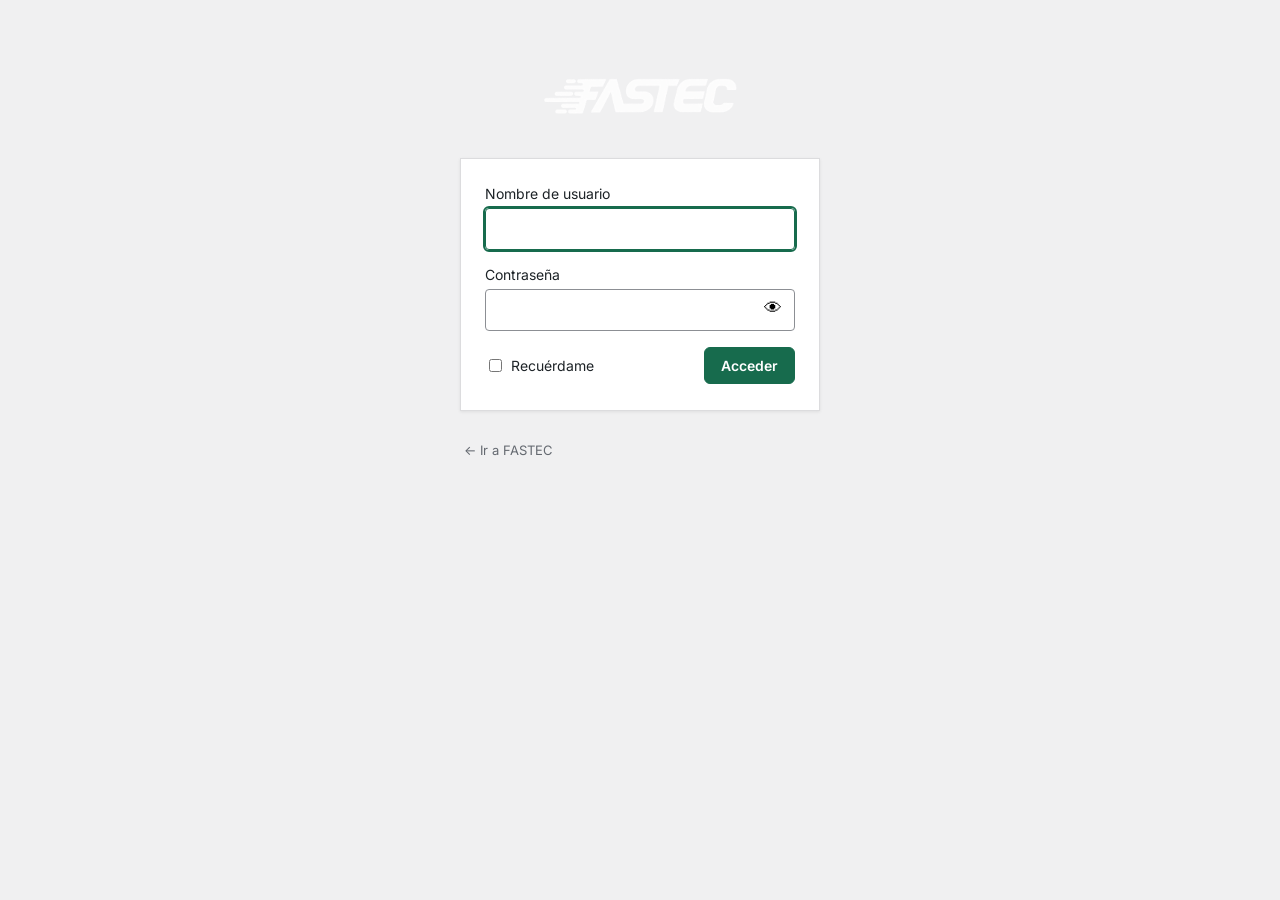
<file: admin.html>
<!DOCTYPE html>
<html lang="es">
<head>
<meta charset="UTF-8">
<meta name="viewport" content="width=device-width, initial-scale=1.0">
<meta name="robots" content="noindex,nofollow">
<title>Panel | FASTEC</title>
<link href="https://fonts.googleapis.com/css2?family=Barlow+Condensed:wght@600;700&family=Inter:wght@400;500;600;700&display=swap" rel="stylesheet">
<link rel="stylesheet" href="styles.css">
<link rel="stylesheet" href="admin.css">
</head>
<body class="ad-body" hidden>
<script src="data.js"></script>
<script src="store.js"></script>
<script src="auth.js"></script>
<script>if(!fastecIsAdmin()){ location.replace('login.html'); } else { document.body.hidden = false; }</script>

<div class="ad-shell">
  <aside class="ad-side">
    <div class="ad-brand"><img src="img/logo2.png" alt=""><span>FASTEC</span></div>
    <nav class="ad-nav" id="adNav">
      <button class="active" data-view="dash">🏠 Escritorio</button>
      <button data-view="products">📦 Productos</button>
      <button data-view="prices">💲 Precios</button>
      <button data-view="services">🛠 Servicios</button>
      <button data-view="company">🏢 Empresa</button>
      <button data-view="publish">🚀 Publicar</button>
    </nav>
    <div class="ad-side-foot">
      <a href="productos.html" target="_blank" rel="noopener">👁 Ver el sitio</a>
      <button id="logoutBtn">⎋ Cerrar sesión</button>
    </div>
  </aside>

  <div class="ad-content">
    <div class="ad-top">
      <span>Hola, <b id="hello"></b></span>
      <div style="display:flex;gap:10px;align-items:center;flex-wrap:wrap">
        <span id="statePill" class="ad-pill"></span>
        <button class="ad-btn" data-goto="publish">Publicar cambios</button>
      </div>
    </div>

    <!-- ESCRITORIO -->
    <section class="ad-view" id="v-dash">
      <h1>Escritorio</h1><p class="ad-lead">Resumen de tu catálogo.</p>
      <div class="ad-cards" id="stats"></div>
      <div class="ad-box">
        <h2>¿Cómo se publican los cambios?</h2>
        <p style="margin:0;font-size:14px;color:#646970">Todo lo que cambies aquí se guarda como <b>borrador</b> en este navegador. Tú lo ves en todo el sitio, pero los visitantes aún no.</p>
        <ol>
          <li>Agrega o edita productos y precios.</li>
          <li>Revisa cómo se ve navegando el sitio (verás una barra verde de vista previa).</li>
          <li>Ve a <b>Publicar</b>, descarga <code>data.js</code> y súbelo a tu hosting reemplazando el anterior.</li>
        </ol>
      </div>
    </section>

    <!-- PRODUCTOS -->
    <section class="ad-view" id="v-products" hidden>
      <h1>Productos</h1><p class="ad-lead">Agrega, edita, oculta o elimina productos.</p>
      <div class="ad-tools">
        <input type="search" id="pSearch" placeholder="Buscar por nombre, modelo o categoría…">
        <select id="pCat"></select>
        <button class="ad-btn grow" id="newProduct">+ Añadir producto</button>
      </div>
      <div class="ad-list" id="pList"></div>
    </section>

    <!-- PRECIOS -->
    <section class="ad-view" id="v-prices" hidden>
      <h1>Precios y stock</h1><p class="ad-lead">Escribe directamente en la tabla; se guarda solo al salir de cada casilla.</p>
      <div class="ad-tools">
        <input type="search" id="prSearch" placeholder="Buscar producto…">
        <select id="prCat"></select>
        <label style="font-size:14px;display:flex;gap:6px;align-items:center"><input type="checkbox" id="prOnly"> Solo sin precio</label>
        <span id="prCount" style="color:#646970;font-size:13px" class="grow"></span>
      </div>
      <div class="ad-tablewrap"><table class="ad-table">
        <thead><tr><th>Producto</th><th>Precio (S/)</th><th>Precio anterior</th><th>Etiqueta oferta</th><th>Stock</th></tr></thead>
        <tbody id="prBody"></tbody>
      </table></div>
    </section>

    <!-- SERVICIOS -->
    <section class="ad-view" id="v-services" hidden>
      <h1>Servicios</h1><p class="ad-lead">Servicios que se muestran en la página Servicios.</p>
      <div class="ad-tools"><button class="ad-btn grow" id="newService">+ Añadir servicio</button></div>
      <div class="ad-list" id="sList"></div>
    </section>

    <!-- EMPRESA -->
    <section class="ad-view" id="v-company" hidden>
      <h1>Datos de la empresa</h1><p class="ad-lead">Se muestran en el pie de página y en Contacto.</p>
      <form id="companyForm" class="ad-box ad-form" style="max-width:720px">
        <label>Nombre<input name="name" required></label>
        <label>Correo<input name="email" type="email" required></label>
        <label>Teléfono / WhatsApp<input name="phone" required></label>
        <label>Dirección<input name="address" required></label>
        <label class="full">Descripción<textarea name="description" rows="3" required></textarea></label>
        <div class="ad-actions"><button class="ad-btn" type="submit">Guardar</button></div>
      </form>
    </section>

    <!-- PUBLICAR -->
    <section class="ad-view" id="v-publish" hidden>
      <h1>Publicar</h1><p class="ad-lead">Lleva tus cambios al sitio real.</p>
      <div class="ad-box">
        <h2>1. Descargar data.js</h2>
        <p id="pubInfo" style="font-size:14px;color:#646970;margin:0 0 12px"></p>
        <button class="ad-btn" id="pubBtn">⬇ Descargar data.js</button>
        <p style="font-size:13px;color:#646970;margin:12px 0 0">2. Sube ese archivo a tu hosting (carpeta principal del sitio) reemplazando el <code>data.js</code> actual. Listo: los visitantes verán los cambios.</p>
      </div>
      <div class="ad-box">
        <h2>Respaldo y borrador</h2>
        <div class="ad-tools" style="margin:0">
          <button class="ad-btn ad-btn-ghost" id="exportBtn">Exportar respaldo (.json)</button>
          <label class="ad-btn ad-btn-ghost" style="cursor:pointer">Importar respaldo<input id="importFile" type="file" accept=".json" hidden></label>
          <button class="ad-btn ad-btn-danger" id="discardBtn">Descartar borrador</button>
        </div>
        <p style="font-size:13px;color:#646970;margin:12px 0 0">“Descartar borrador” vuelve a los datos publicados actualmente en el sitio.</p>
      </div>
    </section>
  </div>
</div>

<!-- MODAL PRODUCTO -->
<div class="ad-modal" id="pModal" hidden>
  <div class="ad-modal-card">
    <div class="ad-modal-head"><h2 id="pTitle">Añadir producto</h2><button class="ad-x" id="pClose" aria-label="Cerrar">×</button></div>
    <div class="ad-edit">
      <form id="pForm" class="ad-form">
        <label class="full">Nombre del producto<input name="name" required></label>
        <label>Categoría<input name="category" list="catList" required></label>
        <label>Modelo<input name="model" required></label>
        <label>Precio (S/)<input name="price" inputmode="decimal" placeholder="Ej. 159.90"></label>
        <label>Precio anterior (S/)<input name="oldPrice" inputmode="decimal" placeholder="Ej. 189.90"></label>
        <label>Etiqueta de oferta<input name="offer" placeholder="Vacío = se calcula sola"></label>
        <label>Stock<input name="stock" type="number" min="0" placeholder="Ej. 5"></label>
        <label class="full">Imagen
          <input name="imageFile" type="file" accept="image/*">
          <small>Se reduce automáticamente. Para un sitio más liviano, sube la foto a la carpeta <code>img/</code> y escribe aquí su ruta (ej. <code>img/camara1.jpg</code>) o una URL:</small>
          <input name="image" placeholder="img/camara1.jpg  ·  https://…">
        </label>
        <label class="chk full"><input name="featured" type="checkbox"> Mostrar como destacado en Inicio</label>
        <label class="chk full"><input name="active" type="checkbox" checked> Visible en la página</label>
        <div class="ad-actions"><button type="button" class="ad-btn ad-btn-ghost" id="pCancel">Cancelar</button><button class="ad-btn" type="submit">Guardar producto</button></div>
      </form>
      <aside class="ad-preview"><h4>Así se verá en la página</h4><div id="pPreview" class="catalog-grid" style="grid-template-columns:1fr"></div></aside>
    </div>
  </div>
</div>
<datalist id="catList"></datalist>

<!-- MODAL SERVICIO -->
<div class="ad-modal" id="sModal" hidden>
  <div class="ad-modal-card narrow">
    <div class="ad-modal-head"><h2 id="sTitle">Añadir servicio</h2><button class="ad-x" id="sClose" aria-label="Cerrar">×</button></div>
    <form id="sForm" class="ad-form">
      <label class="full">Nombre<input name="name" required></label>
      <label>Categoría<input name="category" required></label>
      <label>Ícono<input name="icon" maxlength="2" placeholder="✓"></label>
      <label class="full">Descripción<textarea name="description" rows="4" required></textarea></label>
      <div class="ad-actions"><button type="button" class="ad-btn ad-btn-ghost" id="sCancel">Cancelar</button><button class="ad-btn" type="submit">Guardar servicio</button></div>
    </form>
  </div>
</div>

<script src="admin.js"></script>
</body>
</html>
</file>
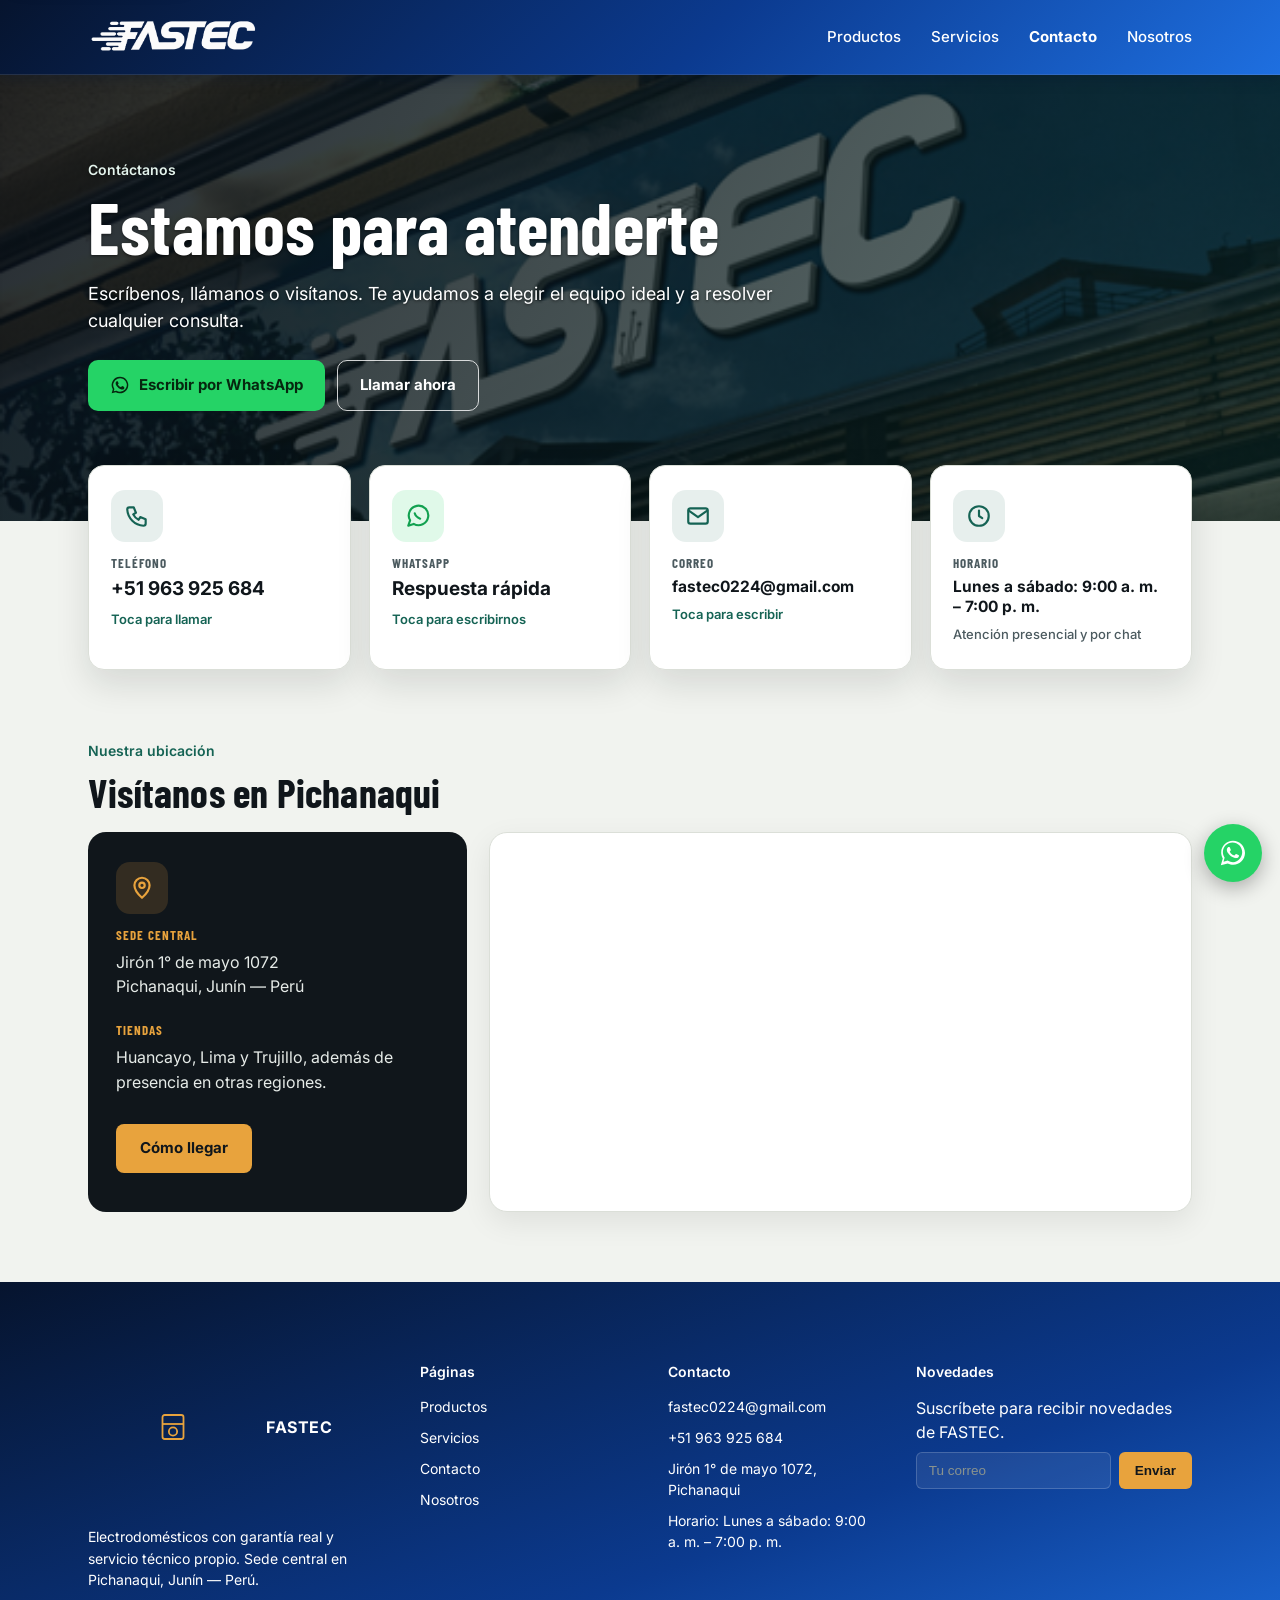
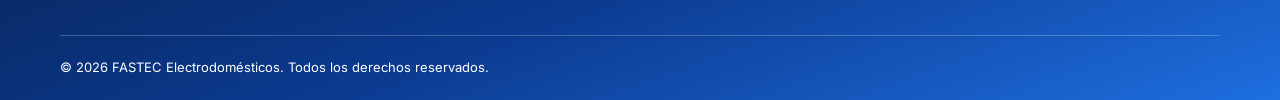
<file: contacto.html>
<!DOCTYPE html>
<html lang="es">
<head>
<meta charset="UTF-8">
<meta name="viewport" content="width=device-width, initial-scale=1.0">
<title>Contacto | FASTEC</title>
<meta name="description" content="Contacta a FASTEC en Pichanaqui, Junín: teléfono, WhatsApp, correo, formulario y ubicación en el mapa.">
<meta name="theme-color" content="#156354">
<link rel="canonical" href="https://tudominio.com/contacto.html">
<link rel="icon" href="favicon.ico" sizes="any">
<link rel="icon" type="image/png" sizes="32x32" href="img/favicon-32.png">
<link rel="apple-touch-icon" href="img/apple-touch-icon.png">
<meta property="og:type" content="website">
<meta property="og:site_name" content="FASTEC">
<meta property="og:locale" content="es_PE">
<meta property="og:title" content="Contacto | FASTEC">
<meta property="og:description" content="Contacta a FASTEC en Pichanaqui, Junín: teléfono, WhatsApp, correo, formulario y ubicación en el mapa.">
<meta property="og:url" content="https://tudominio.com/contacto.html">
<meta property="og:image" content="https://tudominio.com/img/og-image.jpg">
<meta property="og:image:width" content="1200">
<meta property="og:image:height" content="630">
<meta name="twitter:card" content="summary_large_image">
<meta name="twitter:title" content="Contacto | FASTEC">
<meta name="twitter:description" content="Contacta a FASTEC en Pichanaqui, Junín: teléfono, WhatsApp, correo, formulario y ubicación en el mapa.">
<meta name="twitter:image" content="https://tudominio.com/img/og-image.jpg">
<script type="application/ld+json">{"@context": "https://schema.org", "@type": "ElectronicsStore", "name": "FASTEC", "url": "https://tudominio.com/", "image": "https://tudominio.com/img/og-image.jpg", "logo": "https://tudominio.com/img/logo.png", "telephone": "+51963925684", "email": "fastec0224@gmail.com", "address": {"@type": "PostalAddress", "streetAddress": "Jirón 1° de mayo 1072", "addressLocality": "Pichanaqui", "addressRegion": "Junín", "addressCountry": "PE"}, "geo": {"@type": "GeoCoordinates", "latitude": -10.927586, "longitude": -74.874028}}</script>
<link rel="stylesheet" href="styles.css">
<link rel="preconnect" href="https://fonts.googleapis.com">
<link rel="preconnect" href="https://fonts.gstatic.com" crossorigin>
<link href="https://fonts.googleapis.com/css2?family=Barlow+Condensed:wght@600;700&family=Inter:wght@400;500;600;700&family=Space+Mono:wght@400;700&display=swap" rel="stylesheet">
</head>
<body>
<div id="sharedHeader"></div>
<main>

<!-- Portada -->
<section class="page-hero page-hero-small page-hero-contacto">
  <div class="wrap page-hero-inner">
    <p class="kicker">Contáctanos</p>
    <h1>Estamos para atenderte</h1>
    <p>Escríbenos, llámanos o visítanos. Te ayudamos a elegir el equipo ideal y a resolver cualquier consulta.</p>
    <div class="ct-hero-actions">
      <a href="https://wa.me/51963925684?text=Hola%2C%20quiero%20consultar%20por%20un%20equipo" class="btn ct-btn-wa" target="_blank" rel="noopener">
        <svg viewBox="0 0 24 24" width="20" height="20" aria-hidden="true"><path fill="currentColor" d="M12 2a10 10 0 0 0-8.6 15.1L2 22l5-1.3A10 10 0 1 0 12 2zm0 18.2a8.2 8.2 0 0 1-4.2-1.2l-.3-.2-3 .8.8-2.9-.2-.3A8.2 8.2 0 1 1 12 20.200zm4.500-6.100c-.2-.1-1.500-.7-1.700-.8-.2-.1-.4-.1-.6.1l-.8 1c-.1.200-.3.200-.5.100a6.700 6.700 0 0 1-3.300-2.900c-.2-.4.200-.4.700-1.300.1-.2 0-.3 0-.5l-.8-1.800c-.2-.5-.4-.4-.6-.4h-.5c-.2 0-.5.100-.7.300-.2.300-.9.900-.9 2.200s.9 2.500 1.100 2.700c.1.200 1.800 2.800 4.400 3.900 1.600.7 2.300.7 3.100.6.500-.1 1.500-.6 1.700-1.200.2-.6.2-1.100.2-1.200-.1-.1-.2-.2-.5-.3z"/></svg>
        Escribir por WhatsApp
      </a>
      <a href="tel:+51963925684" class="btn ct-btn-call">Llamar ahora</a>
    </div>
  </div>
</section>

<!-- Tarjetas de contacto -->
<section class="ct-cards-section">
  <div class="wrap ct-cards">
    <a class="ct-card" href="tel:+51963925684">
      <span class="ct-icon"><svg viewBox="0 0 24 24" width="26" height="26" aria-hidden="true"><path fill="none" stroke="currentColor" stroke-width="2" stroke-linecap="round" stroke-linejoin="round" d="M5 4h4l2 5-2.500 1.500a11 11 0 0 0 5 5L15 13l5 2v4a2 2 0 0 1-2 2A16 16 0 0 1 3 6a2 2 0 0 1 2-2z"/></svg></span>
      <h3>Teléfono</h3>
      <span class="ct-value ct-phone">+51 963 925 684</span>
      <span class="ct-hint">Toca para llamar</span>
    </a>
    <a class="ct-card" href="https://wa.me/51963925684?text=Hola%2C%20quiero%20consultar%20por%20un%20equipo" target="_blank" rel="noopener">
      <span class="ct-icon ct-icon-wa"><svg viewBox="0 0 24 24" width="26" height="26" aria-hidden="true"><path fill="none" stroke="currentColor" stroke-width="2" stroke-linecap="round" stroke-linejoin="round" d="M3 21l1.700-5A9 9 0 1 1 8 19.300L3 21z"/><path fill="none" stroke="currentColor" stroke-width="2" stroke-linecap="round" d="M9 9.500c.5 2 2.500 4 5 5"/></svg></span>
      <h3>WhatsApp</h3>
      <span class="ct-value">Respuesta rápida</span>
      <span class="ct-hint">Toca para escribirnos</span>
    </a>
    <a class="ct-card" href="mailto:fastec0224@gmail.com">
      <span class="ct-icon"><svg viewBox="0 0 24 24" width="26" height="26" aria-hidden="true"><rect x="3" y="5" width="18" height="14" rx="2" fill="none" stroke="currentColor" stroke-width="2"/><path d="M3.500 7l8.500 6 8.500-6" fill="none" stroke="currentColor" stroke-width="2" stroke-linecap="round" stroke-linejoin="round"/></svg></span>
      <h3>Correo</h3>
      <span class="ct-value ct-value-sm ct-email">fastec0224@gmail.com</span>
      <span class="ct-hint">Toca para escribir</span>
    </a>
    <div class="ct-card ct-card-static">
      <span class="ct-icon"><svg viewBox="0 0 24 24" width="26" height="26" aria-hidden="true"><circle cx="12" cy="12" r="9" fill="none" stroke="currentColor" stroke-width="2"/><path d="M12 7v5l3 2" fill="none" stroke="currentColor" stroke-width="2" stroke-linecap="round" stroke-linejoin="round"/></svg></span>
      <h3>Horario</h3>
      <span class="ct-value ct-value-sm" id="contactHours">Lunes a sábado: 9:00 a. m. – 7:00 p. m.</span>
      <span class="ct-hint">Atención presencial y por chat</span>
    </div>
  </div>
</section>

<!-- Ubicación -->
<section class="ct-location ct-location-first">
  <div class="wrap">
    <div class="contact-map-heading">
      <p class="kicker">Nuestra ubicación</p>
      <h2>Visítanos en Pichanaqui</h2>
    </div>
    <div class="ct-map-grid">
      <div class="ct-address">
        <span class="ct-icon"><svg viewBox="0 0 24 24" width="26" height="26" aria-hidden="true"><path d="M12 21s7-6.100 7-11.500A7 7 0 0 0 5 9.500C5 14.900 12 21 12 21z" fill="none" stroke="currentColor" stroke-width="2" stroke-linejoin="round"/><circle cx="12" cy="9.500" r="2.500" fill="none" stroke="currentColor" stroke-width="2"/></svg></span>
        <h3>Sede central</h3>
        <p>Jirón 1° de mayo 1072<br>Pichanaqui, Junín — Perú</p>
        <h3 class="ct-sub">Tiendas</h3>
        <p>Huancayo, Lima y Trujillo, además de presencia en otras regiones.</p>
        <a class="btn btn-primary" href="https://www.google.com/maps?q=-10.927586179299054,-74.87402791747887" target="_blank" rel="noopener">Cómo llegar</a>
      </div>
      <div class="contact-map-frame">
        <iframe
          src="https://www.google.com/maps?q=-10.927586179299054,-74.87402791747887&z=17&output=embed"
          title="Ubicación de FASTEC"
          loading="lazy"
          referrerpolicy="no-referrer-when-downgrade"
          allowfullscreen>
        </iframe>
        <!-- Zona sensible (cuadro rojo): al pasar el mouse o tocar aparece la imagen -->
        <button type="button" class="map-hotspot" aria-expanded="false" aria-label="Ver foto de la tienda FASTEC">
          <span class="map-hotspot-hint">Pasa el cursor o toca para ver la tienda</span>
          <span class="map-hotspot-photo">
            <img src="img/FTR.png" alt="Fachada de la tienda FASTEC en Pichanaqui" loading="lazy">
            <span class="map-hotspot-cap">FASTEC · Jirón 1° de mayo 1072</span>
          </span>
        </button>
      </div>
    </div>
  </div>
</section>

<script>
(function(){
  var b=document.querySelector('.map-hotspot');
  if(!b)return;
  var frame=b.parentNode;
  var canHover=window.matchMedia('(hover:hover)').matches;
  function set(open){
    b.classList.toggle('is-open',open);
    frame.classList.toggle('map-shrunk',open);
    b.setAttribute('aria-expanded',open);
  }
  if(canHover){
    b.addEventListener('mouseenter',function(){set(true);});
    b.addEventListener('mouseleave',function(){set(false);});
  }else{
    b.addEventListener('click',function(){set(!b.classList.contains('is-open'));});
  }
  b.addEventListener('focus',function(){set(true);});
  b.addEventListener('blur',function(){set(false);});
})();
</script>

</main>
<footer class="site-footer">
  <div class="wrap footer-grid">
    <div class="footer-brand">
      <span class="brand">
        <span class="brand-mark" aria-hidden="true">
          <svg viewBox="0 0 40 40" width="30" height="30"><rect x="6" y="4" width="28" height="32" rx="3" fill="none" stroke="currentColor" stroke-width="2.4"/><line x1="6" y1="16" x2="34" y2="16" stroke="currentColor" stroke-width="2.4"/><circle cx="20" cy="26" r="5.5" fill="none" stroke="currentColor" stroke-width="2.4"/></svg>
        </span>
        <span class="brand-name">FASTEC</span>
      </span>
      <p>Electrodomésticos con garantía real y servicio técnico propio. Sede central en Pichanaqui, Junín — Perú.</p>
    </div>
    <div class="footer-col">
      <h4>Páginas</h4>
      <a href="productos.html">Productos</a>
      <a href="servicios.html">Servicios</a>
      <a href="contacto.html">Contacto</a>
      <a href="nosotros.html">Nosotros</a>
    </div>
    <div class="footer-col">
      <h4>Contacto</h4>
      <a href="mailto:fastec0224@gmail.com"><span id="footerEmail">fastec0224@gmail.com</span></a>
      <a href="tel:+51963925684"><span id="footerPhone">+51 963 925 684</span></a>
      <span>Jirón 1° de mayo 1072, Pichanaqui</span>
    </div>
    <div class="footer-col footer-news">
      <h4>Novedades</h4>
      <p>Suscríbete para recibir novedades de FASTEC.</p>
      <form class="news-form" onsubmit="return false;">
        <input type="email" placeholder="Tu correo" aria-label="Correo electrónico" required>
        <button type="submit">Enviar</button>
      </form>
    </div>
  </div>
  <div class="wrap footer-bottom">
    <span>© 2026 FASTEC Electrodomésticos. Todos los derechos reservados.</span>
  </div>
</footer>
<script src="data.js"></script>
<script src="store.js"></script>
<script src="footer-data.js"></script>
<script src="header.js"></script>
<script src="site.js"></script>
<script src="script.js"></script>
</body>
</html>
</file>
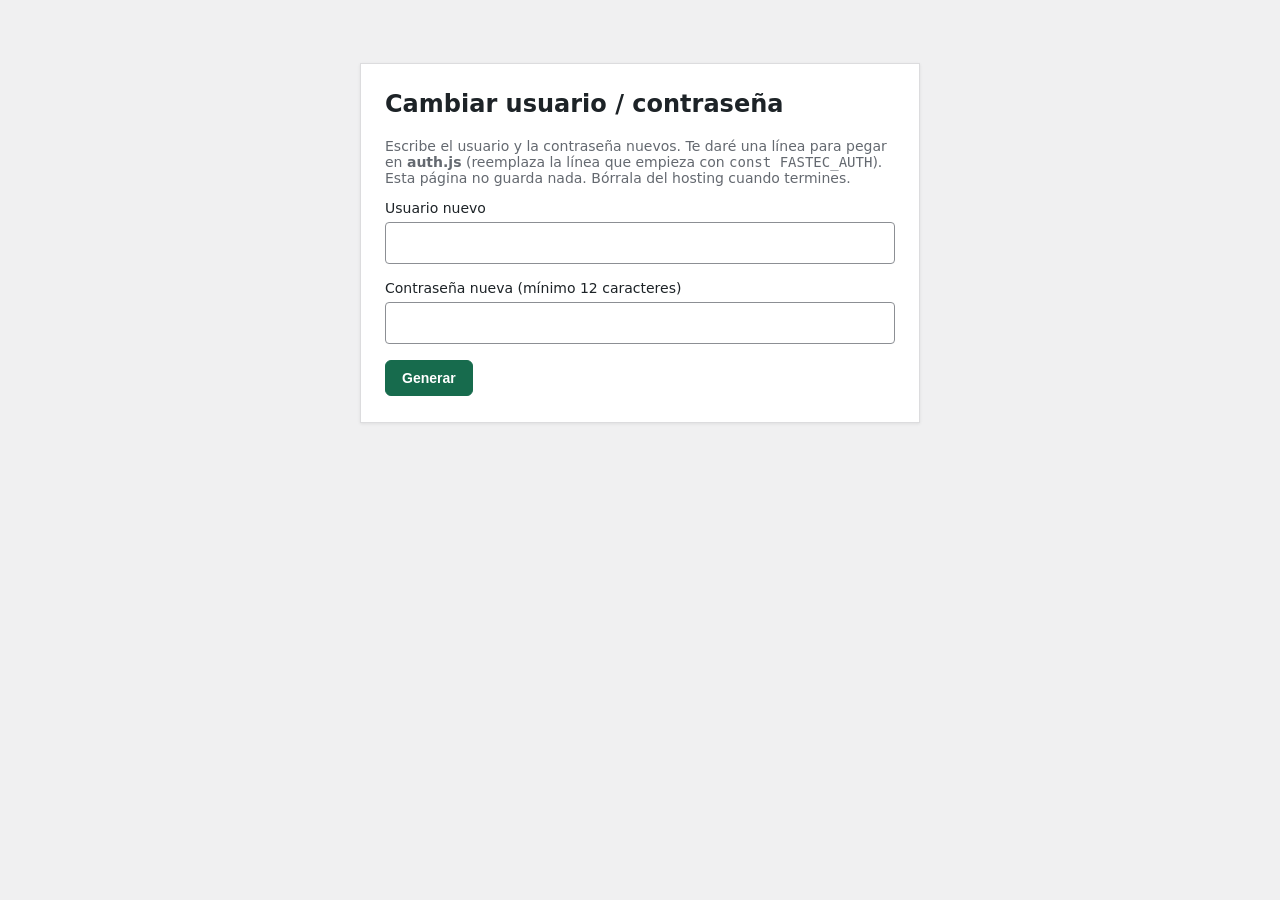
<file: generar-clave.html>
<!DOCTYPE html>
<html lang="es"><head><meta charset="UTF-8"><meta name="viewport" content="width=device-width, initial-scale=1.0"><meta name="robots" content="noindex,nofollow">
<title>Generar contraseña | FASTEC</title><link rel="stylesheet" href="admin.css"></head>
<body class="lg-body"><div class="lg-wrap" style="width:min(560px,92vw)">
<form class="lg-card" id="f">
  <h2 style="margin-top:0">Cambiar usuario / contraseña</h2>
  <p style="font-size:14px;color:#646970">Escribe el usuario y la contraseña nuevos. Te daré una línea para pegar en <b>auth.js</b> (reemplaza la línea que empieza con <code>const FASTEC_AUTH</code>). Esta página no guarda nada. Bórrala del hosting cuando termines.</p>
  <label>Usuario nuevo</label><input id="u" type="text" required>
  <label>Contraseña nueva (mínimo 12 caracteres)</label><input id="p" type="password" minlength="12" required>
  <button class="ad-btn" type="submit">Generar</button>
  <textarea id="out" readonly rows="6" style="width:100%;margin-top:14px;font:12px monospace" hidden></textarea>
</form></div>
<script src="auth.js"></script>
<script>
document.getElementById('f').onsubmit = async e => {
  e.preventDefault();
  const u = document.getElementById('u').value.trim(), p = document.getElementById('p').value;
  const salt = [...crypto.getRandomValues(new Uint8Array(8))].map(x => x.toString(16).padStart(2,'0')).join('');
  const h = await fastecHash(u, p, salt), A = FASTEC_AUTH;
  const o = document.getElementById('out'); o.hidden = false;
  o.value = `const FASTEC_AUTH = {user:'${u.replace(/'/g,"\\'")}', salt:'${salt}', hash:'${h}', maxTries:${A.maxTries}, lockMinutes:${A.lockMinutes}, sessionHours:${A.sessionHours}, rememberDays:${A.rememberDays}};`;
  o.select();
};
</script></body></html>
</file>
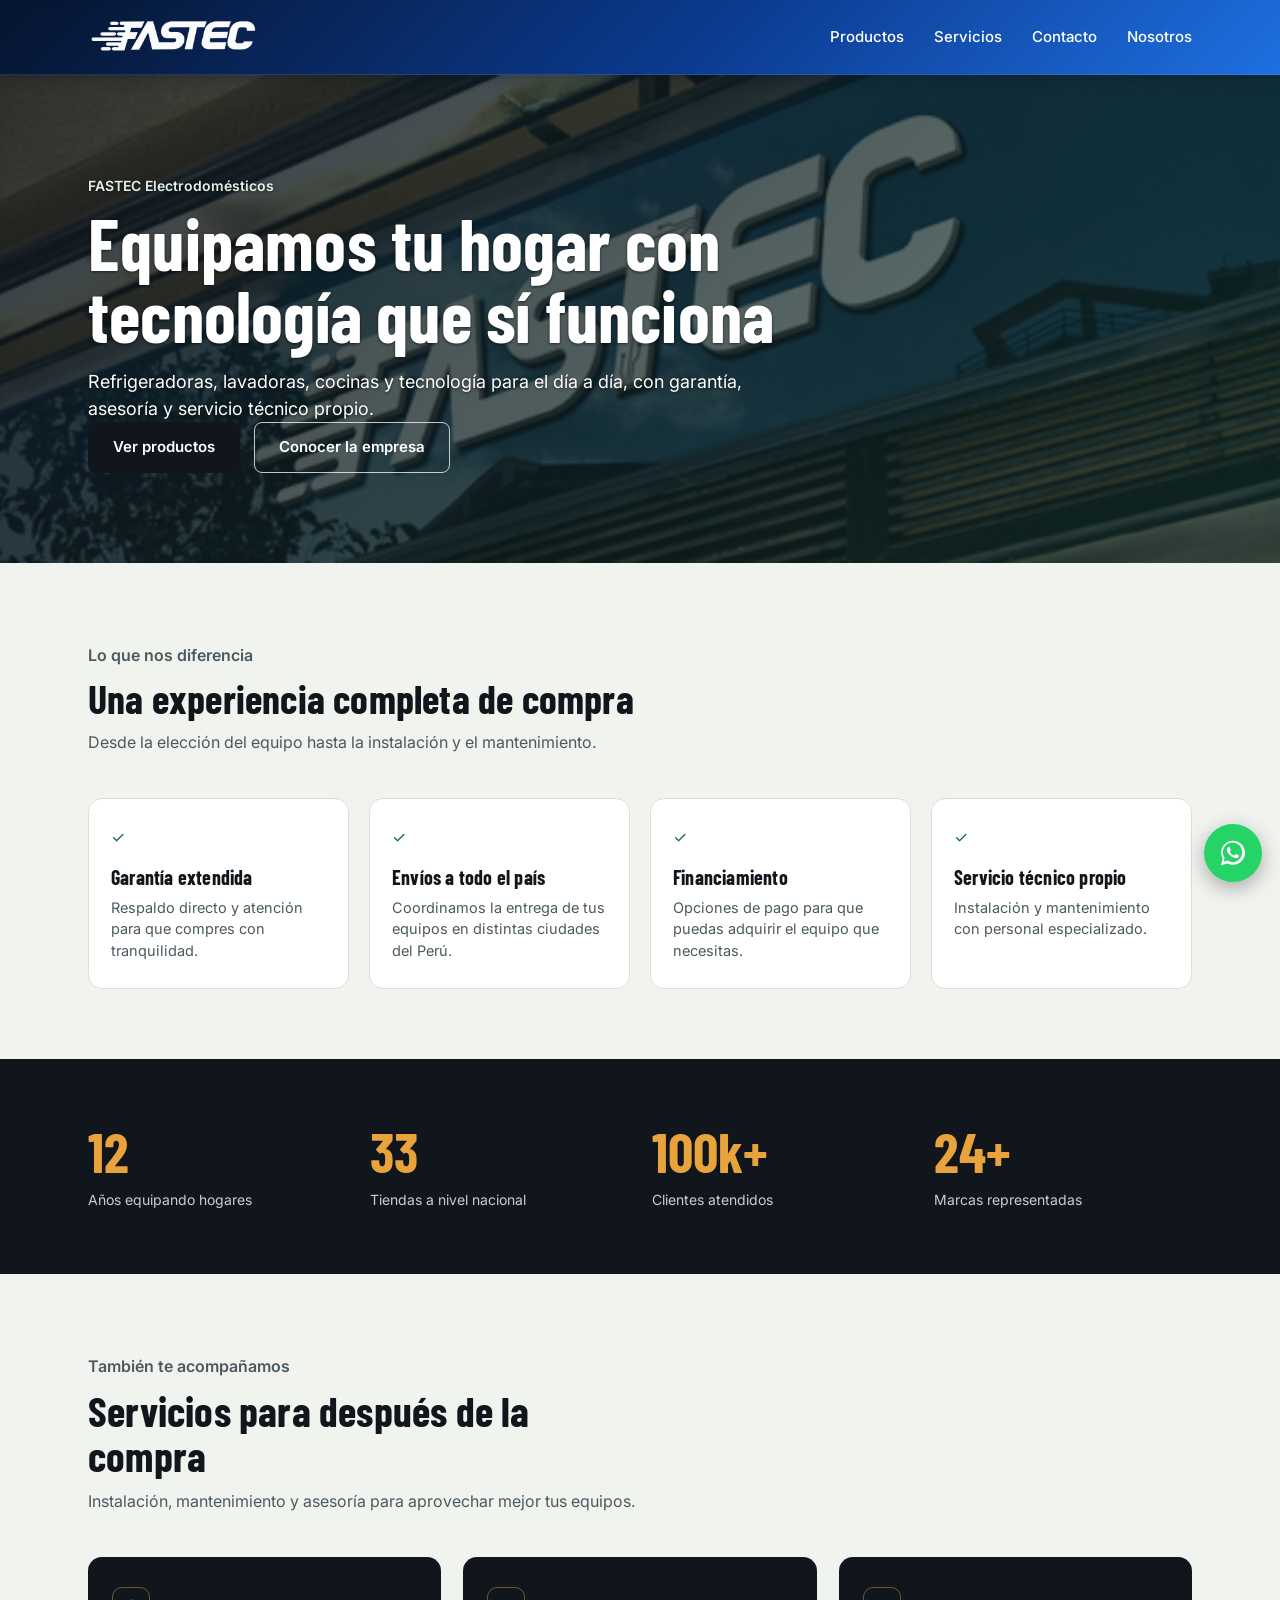
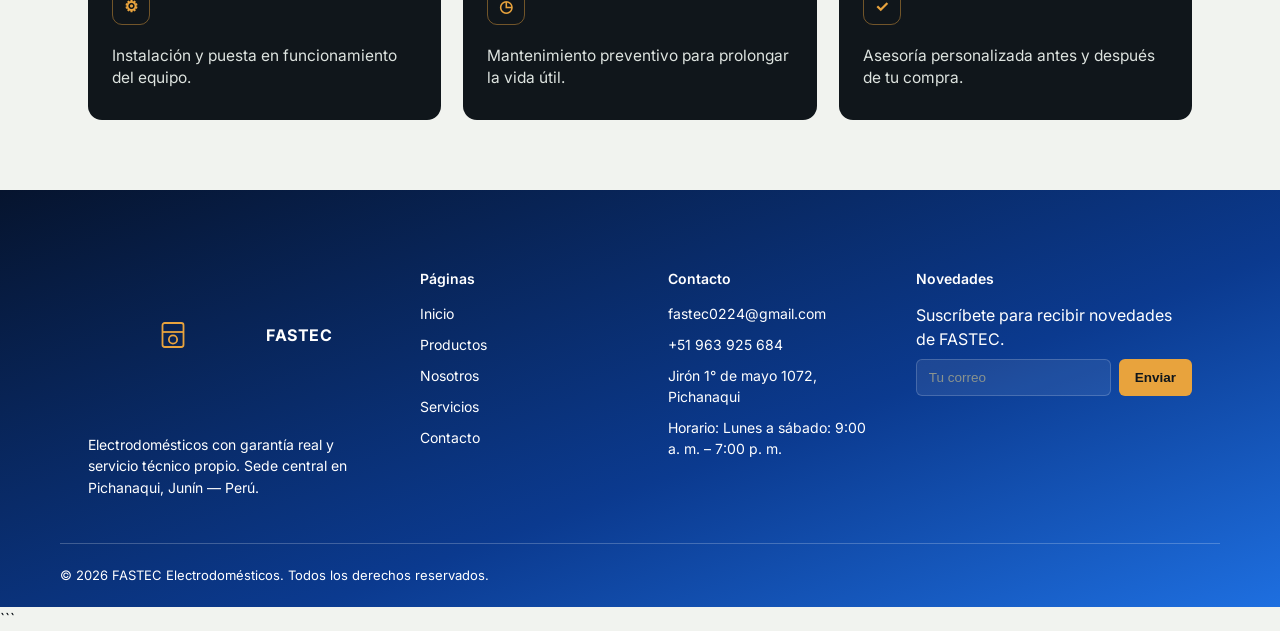
<file: inicio.html>
<!DOCTYPE html>
<html lang="es">
<head>
<meta charset="UTF-8">
<meta name="viewport" content="width=device-width, initial-scale=1.0">

<title>Inicio | FASTEC</title>
<meta name="description" content="FASTEC: electrodomésticos y tecnología con garantía real, asesoría y servicio técnico propio. Sede central en Pichanaqui, Junín — Perú.">
<meta name="theme-color" content="#156354">
<link rel="canonical" href="https://tudominio.com/inicio.html">
<link rel="icon" href="favicon.ico" sizes="any">
<link rel="icon" type="image/png" sizes="32x32" href="img/favicon-32.png">
<link rel="apple-touch-icon" href="img/apple-touch-icon.png">
<meta property="og:type" content="website">
<meta property="og:site_name" content="FASTEC">
<meta property="og:locale" content="es_PE">
<meta property="og:title" content="Inicio | FASTEC">
<meta property="og:description" content="FASTEC: electrodomésticos y tecnología con garantía real, asesoría y servicio técnico propio. Sede central en Pichanaqui, Junín — Perú.">
<meta property="og:url" content="https://tudominio.com/inicio.html">
<meta property="og:image" content="https://tudominio.com/img/og-image.jpg">
<meta property="og:image:width" content="1200">
<meta property="og:image:height" content="630">
<meta name="twitter:card" content="summary_large_image">
<meta name="twitter:title" content="Inicio | FASTEC">
<meta name="twitter:description" content="FASTEC: electrodomésticos y tecnología con garantía real, asesoría y servicio técnico propio. Sede central en Pichanaqui, Junín — Perú.">
<meta name="twitter:image" content="https://tudominio.com/img/og-image.jpg">
<script type="application/ld+json">{"@context": "https://schema.org", "@type": "ElectronicsStore", "name": "FASTEC", "url": "https://tudominio.com/", "image": "https://tudominio.com/img/og-image.jpg", " m ": "https://tudominio.com/img/logo.png", "telephone": "+51963925684", "email": "fastec0224@gmail.com", "address": {"@type": "PostalAddress", "streetAddress": "Jirón 1° de mayo 1072", "addressLocality": "Pichanaqui", "addressRegion": "Junín", "addressCountry": "PE"}, "geo": {"@type": "GeoCoordinates", "latitude": -10.927586, "longitude": -74.874028}}</script>

<link rel="stylesheet" href="styles.css">

<link rel="preconnect" href="https://fonts.googleapis.com">
<link rel="preconnect" href="https://fonts.gstatic.com" crossorigin>

<link href="https://fonts.googleapis.com/css2?family=Barlow+Condensed:wght@600;700&family=Inter:wght@400;500;600;700&family=Space+Mono:wght@400;700&display=swap" rel="stylesheet">

</head>

<body>

<!-- =========================
     CABECERA
========================= -->
<div id="sharedHeader"></div>


<!-- =========================
     CONTENIDO PRINCIPAL
========================= -->

<main>


<!-- =========================
     HERO
========================= -->

<section class="page-hero">

  <div class="wrap page-hero-inner">

    <p class="kicker">
      FASTEC Electrodomésticos
    </p>

    <h1>
      Equipamos tu hogar con tecnología que sí funciona
    </h1>

    <p>
      Refrigeradoras, lavadoras, cocinas y tecnología para el día a día,
      con garantía, asesoría y servicio técnico propio.
    </p>

    <div class="hero-actions">

      <a
        href="productos.html"
        class="btn btn-primary"
      >
        Ver productos
      </a>

      <a
        href="nosotros.html"
        class="btn btn-ghost"
      >
        Conocer la empresa
      </a>

    </div>

  </div>

</section>


<!-- =========================
     CARACTERÍSTICAS
========================= -->

<section class="features">

  <div class="wrap">

    <div class="section-head">

      <p class="kicker">
        Lo que nos diferencia
      </p>

      <h2>
        Una experiencia completa de compra
      </h2>

      <p>
        Desde la elección del equipo hasta la instalación y el mantenimiento.
      </p>

    </div>


    <div class="feature-grid">


      <article class="feature-card">

        <span class="feature-icon">
          ✓
        </span>

        <h3>
          Garantía extendida
        </h3>

        <p>
          Respaldo directo y atención para que compres con tranquilidad.
        </p>

      </article>


      <article class="feature-card">

        <span class="feature-icon">
          ✓
        </span>

        <h3>
          Envíos a todo el país
        </h3>

        <p>
          Coordinamos la entrega de tus equipos en distintas ciudades del Perú.
        </p>

      </article>


      <article class="feature-card">

        <span class="feature-icon">
          ✓
        </span>

        <h3>
          Financiamiento
        </h3>

        <p>
          Opciones de pago para que puedas adquirir el equipo que necesitas.
        </p>

      </article>


      <article class="feature-card">

        <span class="feature-icon">
          ✓
        </span>

        <h3>
          Servicio técnico propio
        </h3>

        <p>
          Instalación y mantenimiento con personal especializado.
        </p>

      </article>


    </div>

  </div>

</section>


<!-- =========================
     ESTADÍSTICAS
========================= -->

<section class="stats">

  <div class="wrap stats-grid">


    <div class="stat">

      <span
        class="stat-num"
        data-count="15"
      >
        0
      </span>

      <span class="stat-label">
        Años equipando hogares
      </span>

    </div>


    <div class="stat">

      <span
        class="stat-num"
        data-count="42"
      >
        0
      </span>

      <span class="stat-label">
        Tiendas a nivel nacional
      </span>

    </div>


    <div class="stat">

      <span
        class="stat-num"
        data-count="128"
        data-suffix="k+"
      >
        0
      </span>

      <span class="stat-label">
        Clientes atendidos
      </span>

    </div>


    <div class="stat">

      <span
        class="stat-num"
        data-count="30"
        data-suffix="+"
      >
        0
      </span>

      <span class="stat-label">
        Marcas representadas
      </span>

    </div>


  </div>

</section>


<!-- =========================
     PRODUCTOS DESTACADOS
========================= -->

<section class="featured-products">

  <div class="wrap">

    <div class="section-head">

      <p class="kicker">
        Selección FASTEC
      </p>

      <h2>
        Productos más destacados
      </h2>

      <p>
        Conoce algunos de los equipos que puedes encontrar en nuestro catálogo.
      </p>

    </div>


    <!--
      AQUÍ JAVASCRIPT CARGA
      LOS PRODUCTOS MARCADOS COMO DESTACADOS
      DESDE data.js
    -->

    <div
      id="featuredProducts"
      class="catalog-grid featured-grid"
    ></div>


    <div class="featured-actions">

      <a
        href="productos.html"
        class="btn btn-primary"
      >
        Ver todo el catálogo
      </a>

    </div>

  </div>

</section>


<!-- =========================
     SERVICIOS
========================= -->

<section class="service">

  <div class="wrap">

    <div class="section-head">

      <p class="kicker">
        También te acompañamos
      </p>

      <h2>
        Servicios para después de la compra
      </h2>

      <p>
        Instalación, mantenimiento y asesoría para aprovechar mejor tus equipos.
      </p>

    </div>


    <div class="service-grid">


      <figure class="service-card">

        <span class="service-icon">
          ⚙
        </span>

        <figcaption>
          Instalación y puesta en funcionamiento del equipo.
        </figcaption>

      </figure>


      <figure class="service-card">

        <span class="service-icon">
          ◷
        </span>

        <figcaption>
          Mantenimiento preventivo para prolongar la vida útil.
        </figcaption>

      </figure>


      <figure class="service-card">

        <span class="service-icon">
          ✓
        </span>

        <figcaption>
          Asesoría personalizada antes y después de tu compra.
        </figcaption>

      </figure>


    </div>

  </div>

</section>


</main>


<!-- =========================
     FOOTER
========================= -->

<footer class="site-footer">

  <div class="wrap footer-grid">


    <!-- INFORMACIÓN FASTEC -->

    <div class="footer-brand">

      <span class="brand">

        <span
          class="brand-mark"
          aria-hidden="true"
        >

          <svg viewBox="0 0 40 40" width="30" height="30">

            <rect
              x="6"
              y="4"
              width="28"
              height="32"
              rx="3"
              fill="none"
              stroke="currentColor"
              stroke-width="2.4"
            />

            <line
              x1="6"
              y1="16"
              x2="34"
              y2="16"
              stroke="currentColor"
              stroke-width="2.4"
            />

            <circle
              cx="20"
              cy="26"
              r="5.5"
              fill="none"
              stroke="currentColor"
              stroke-width="2.4"
            />

          </svg>

        </span>

        <span class="brand-name">
          FASTEC
        </span>

      </span>


      <p>
        Electrodomésticos con garantía real y servicio técnico propio.
        Sede central en Pichanaqui, Junín — Perú.
      </p>

    </div>


    <!-- PÁGINAS -->

    <div class="footer-col">

      <h4>
        Páginas
      </h4>

      <a href="index.html">
        Inicio
      </a>

      <a href="productos.html">
        Productos
      </a>

      <a href="nosotros.html">
        Nosotros
      </a>


      <a href="servicios.html">
        Servicios
      </a>

      <a href="contacto.html">
        Contacto
      </a>

    </div>


    <!-- CONTACTO -->

    <div class="footer-col">

      <h4>
        Contacto
      </h4>

      <a href="mailto:fastec0224@gmail.com">

        <span id="footerEmail">
          fastec0224@gmail.com
        </span>

      </a>

      <a href="tel:+51963925684">

        <span id="footerPhone">
          +51 963 925 684
        </span>

      </a>

      <span>
        Jirón 1° de mayo 1072, Pichanaqui
      </span>

    </div>


    <!-- NOVEDADES -->

    <div class="footer-col footer-news">

      <h4>
        Novedades
      </h4>

      <p>
        Suscríbete para recibir novedades de FASTEC.
      </p>


      <form
        class="news-form"
        onsubmit="return false;"
      >

        <input
          type="email"
          placeholder="Tu correo"
          aria-label="Correo electrónico"
          required
        >

        <button type="submit">
          Enviar
        </button>

      </form>

    </div>


  </div>


  <!-- =========================
       PIE INFERIOR
  ========================= -->

  <div class="wrap footer-bottom">

    <span>
      © 2026 FASTEC Electrodomésticos.
      Todos los derechos reservados.
    </span>

  </div>

</footer>


<!-- =========================
     JAVASCRIPT
========================= -->

<script src="data.js"></script>
<script src="store.js"></script>

<script src="catalog.js"></script>

<script src="footer-data.js"></script>

<script src="header.js"></script>
<script src="site.js"></script>
<script src="script.js"></script>


</body>
</html>
```
</file>
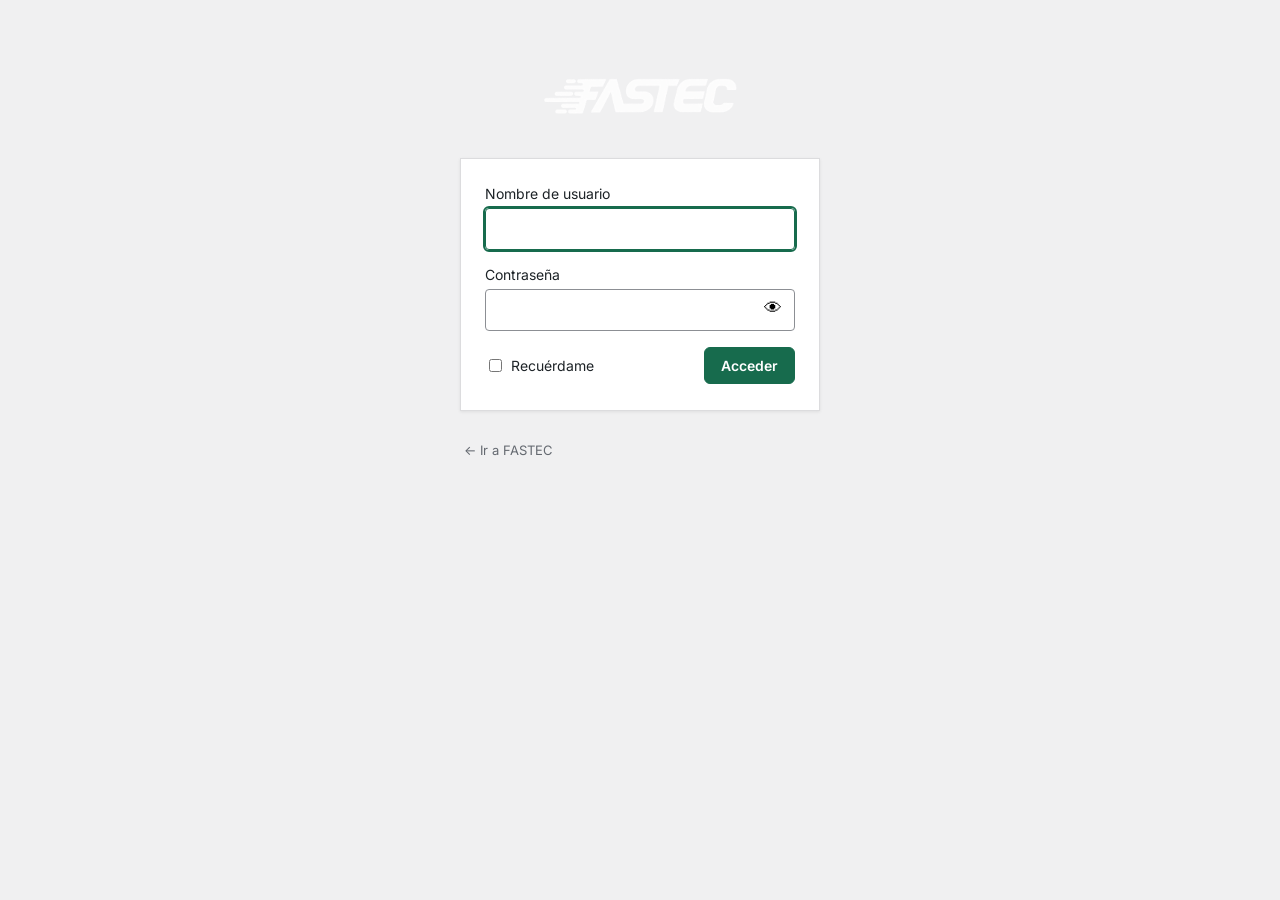
<file: login.html>
<!DOCTYPE html>
<html lang="es">
<head>
<meta charset="UTF-8">
<meta name="viewport" content="width=device-width, initial-scale=1.0">
<meta name="robots" content="noindex,nofollow">
<title>Acceder | FASTEC</title>
<link href="https://fonts.googleapis.com/css2?family=Barlow+Condensed:wght@600;700&family=Inter:wght@400;500;600;700&display=swap" rel="stylesheet">
<link rel="stylesheet" href="admin.css">
</head>
<body class="lg-body">
<div class="lg-wrap">
  <a class="lg-logo" href="productos.html" title="Ir al sitio"><img src="img/logo3.png" alt="FASTEC"></a>
  <div id="lgError" class="lg-error" hidden role="alert"></div>
  <form id="lgForm" class="lg-card" autocomplete="on">
    <label for="lgUser">Nombre de usuario</label>
    <input id="lgUser" type="text" autocomplete="username" autocapitalize="none" required autofocus>
    <label for="lgPass">Contraseña</label>
    <div class="lg-pass">
      <input id="lgPass" type="password" autocomplete="current-password" required>
      <button type="button" id="lgEye" aria-label="Mostrar contraseña">👁</button>
    </div>
    <div class="lg-row">
      <label><input type="checkbox" id="lgRemember"> Recuérdame</label>
      <button class="ad-btn" id="lgBtn" type="submit">Acceder</button>
    </div>
  </form>
  <p class="lg-links"><a href="productos.html">← Ir a FASTEC</a></p>
</div>
<script src="store.js"></script>
<script src="auth.js"></script>
<script>
(function(){
  if(fastecIsAdmin()){ location.replace('admin.html'); return; }
  const $ = id => document.getElementById(id), A = FASTEC_AUTH, KEY = 'fastec_fail';
  const showErr = m => { $('lgError').innerHTML = m; $('lgError').hidden = false; };
  const state = () => { try{ return JSON.parse(localStorage.getItem(KEY) || '{"n":0,"until":0}'); }catch(e){ return {n:0, until:0}; } };
  $('lgEye').onclick = () => { const p = $('lgPass'); p.type = p.type === 'password' ? 'text' : 'password'; };

  $('lgForm').addEventListener('submit', async e => {
    e.preventDefault();
    const st = state();
    if(st.until > Date.now()){ showErr('<strong>Acceso bloqueado.</strong> Demasiados intentos. Inténtalo de nuevo en ' + Math.ceil((st.until - Date.now())/60000) + ' min.'); return; }
    $('lgBtn').disabled = true; $('lgError').hidden = true;
    try{
      const u = $('lgUser').value.trim();
      const h = await fastecHash(u, $('lgPass').value, A.salt);
      if(u.toLowerCase() === A.user.toLowerCase() && h === A.hash){
        localStorage.removeItem(KEY);
        fastecSetSession(A.user, $('lgRemember').checked, A.sessionHours, A.rememberDays);
        location.replace('admin.html'); return;
      }
      st.n++;
      if(st.n >= A.maxTries){ st.until = Date.now() + A.lockMinutes*60000; st.n = 0; showErr('<strong>Acceso bloqueado</strong> por ' + A.lockMinutes + ' minutos tras varios intentos fallidos.'); }
      else showErr('<strong>Error:</strong> usuario o contraseña incorrectos. Intentos restantes: ' + (A.maxTries - st.n) + '.');
      localStorage.setItem(KEY, JSON.stringify(st));
      $('lgPass').value = ''; $('lgPass').focus();
    }catch(err){ showErr('<strong>Error:</strong> ' + err.message); }
    setTimeout(() => $('lgBtn').disabled = false, 700);
  });
})();
</script>
</body>
</html>
</file>
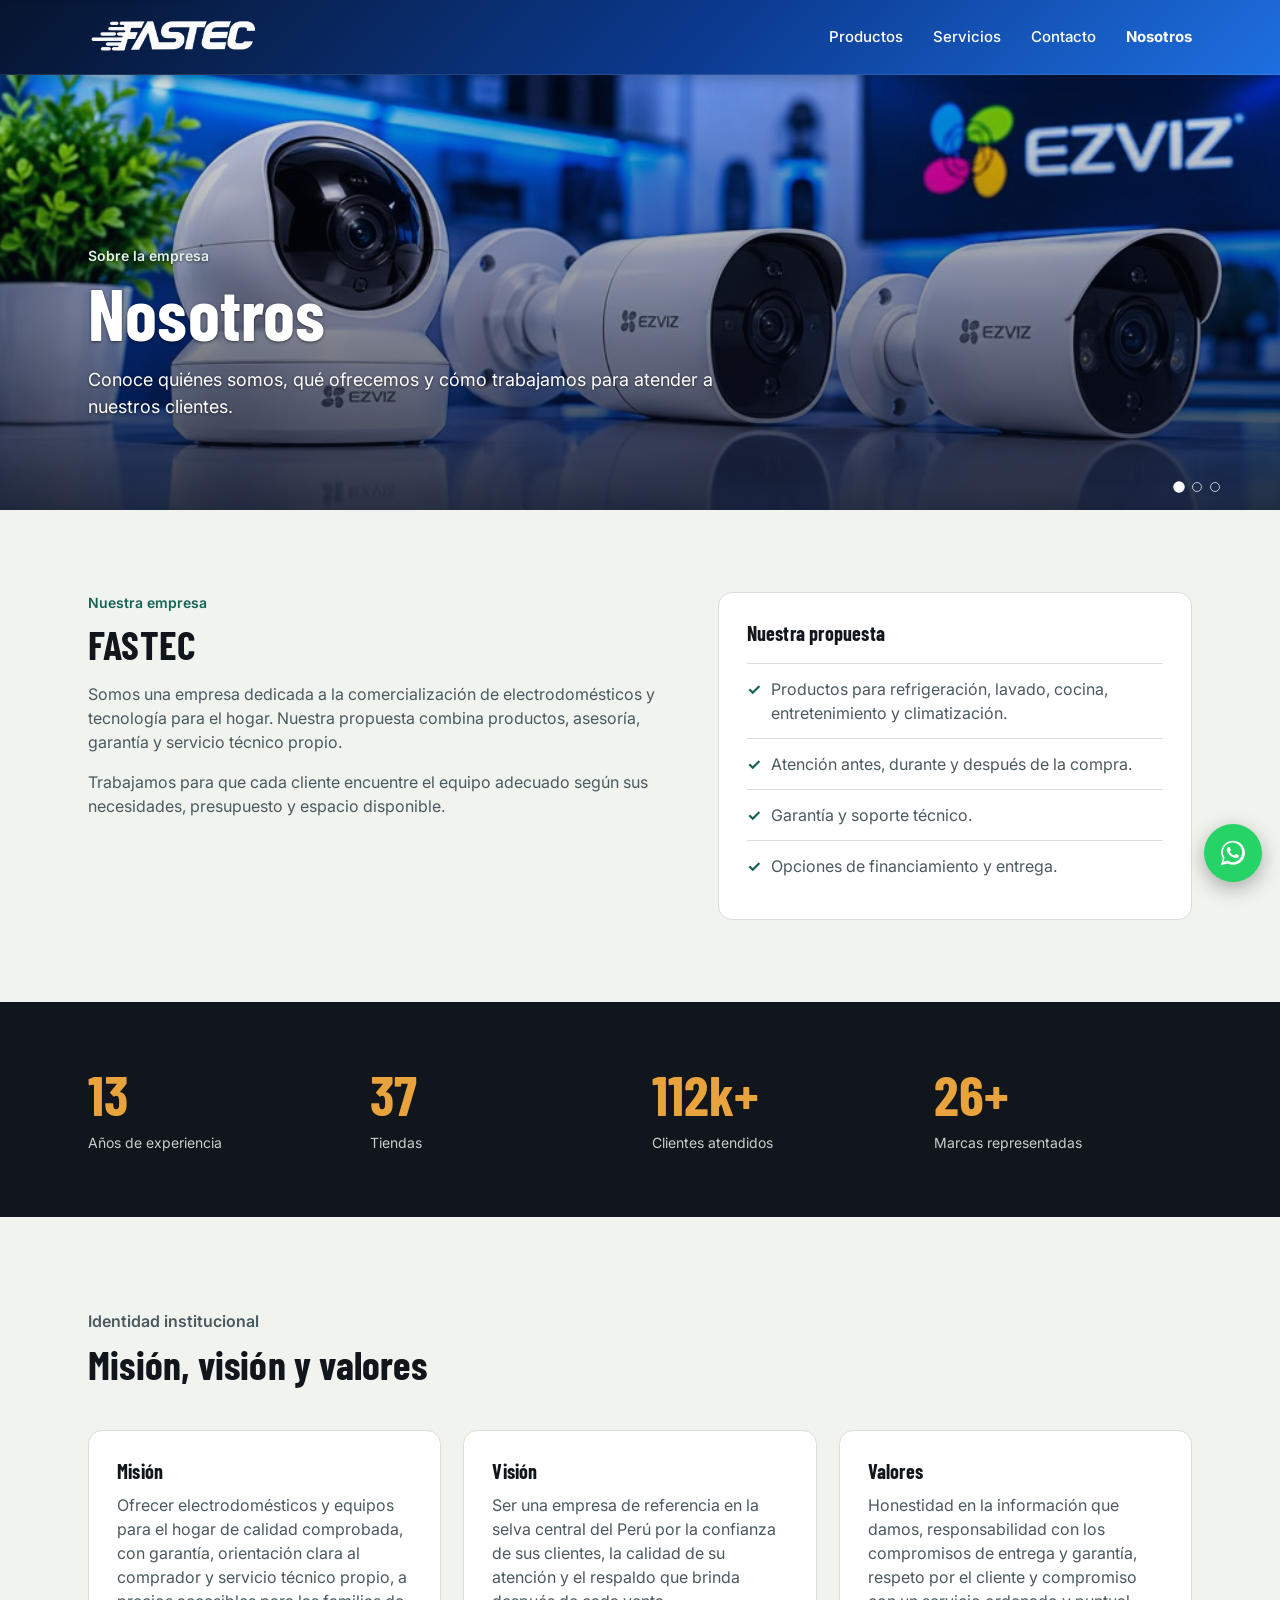
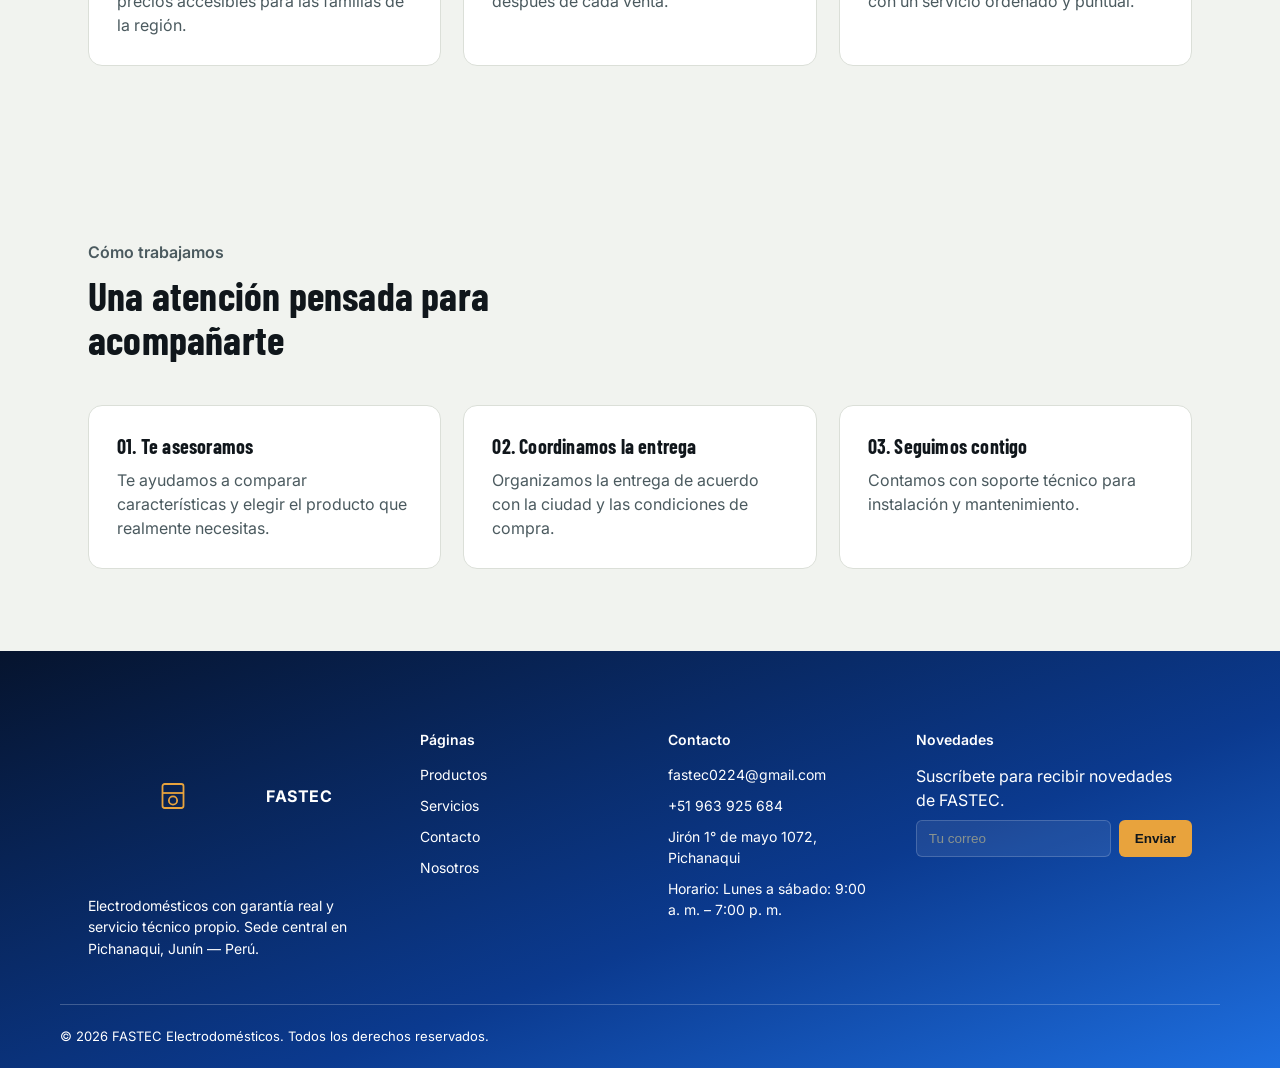
<file: nosotros.html>
<!DOCTYPE html>
<html lang="es">
<head>
<meta charset="UTF-8">
<meta name="viewport" content="width=device-width, initial-scale=1.0">
<title>Nosotros | FASTEC</title>
<meta name="description" content="Conoce a FASTEC: nuestra misión, visión y valores, y cómo atendemos a nuestros clientes con garantía y servicio técnico propio.">
<meta name="theme-color" content="#156354">
<link rel="canonical" href="https://tudominio.com/nosotros.html">
<link rel="icon" href="favicon.ico" sizes="any">
<link rel="icon" type="image/png" sizes="32x32" href="img/favicon-32.png">
<link rel="apple-touch-icon" href="img/apple-touch-icon.png">
<meta property="og:type" content="website">
<meta property="og:site_name" content="FASTEC">
<meta property="og:locale" content="es_PE">
<meta property="og:title" content="Nosotros | FASTEC">
<meta property="og:description" content="Conoce a FASTEC: nuestra misión, visión y valores, y cómo atendemos a nuestros clientes con garantía y servicio técnico propio.">
<meta property="og:url" content="https://tudominio.com/nosotros.html">
<meta property="og:image" content="https://tudominio.com/img/og-image.jpg">
<meta property="og:image:width" content="1200">
<meta property="og:image:height" content="630">
<meta name="twitter:card" content="summary_large_image">
<meta name="twitter:title" content="Nosotros | FASTEC">
<meta name="twitter:description" content="Conoce a FASTEC: nuestra misión, visión y valores, y cómo atendemos a nuestros clientes con garantía y servicio técnico propio.">
<meta name="twitter:image" content="https://tudominio.com/img/og-image.jpg">
<link rel="stylesheet" href="styles.css">
<link rel="preconnect" href="https://fonts.googleapis.com">
<link rel="preconnect" href="https://fonts.gstatic.com" crossorigin>
<link href="https://fonts.googleapis.com/css2?family=Barlow+Condensed:wght@600;700&family=Inter:wght@400;500;600;700&family=Space+Mono:wght@400;700&display=swap" rel="stylesheet">
</head>
<body>
<div id="sharedHeader"></div>
<main>

<section class="page-hero page-hero-small page-hero-nosotros">
  <div class="cat-hero-slides" data-slides="img/banner-ezviz.jpg, img/banner-gaming.jpg, img/banner-parlantes.jpg" data-interval="2500" aria-hidden="true"></div>
  <div class="cat-hero-dots"></div>
  <div class="wrap page-hero-inner">
    <p class="kicker">Sobre la empresa</p>
    <h1>Nosotros</h1>
    <p>Conoce quiénes somos, qué ofrecemos y cómo trabajamos para atender a nuestros clientes.</p>
  </div>
</section>

<section class="info-section">
  <div class="wrap info-grid">
    <div>
      <p class="kicker">Nuestra empresa</p>
      <h2>FASTEC</h2>
      <p>Somos una empresa dedicada a la comercialización de electrodomésticos y tecnología para el hogar. Nuestra propuesta combina productos, asesoría, garantía y servicio técnico propio.</p>
      <p>Trabajamos para que cada cliente encuentre el equipo adecuado según sus necesidades, presupuesto y espacio disponible.</p>
    </div>
    <div class="info-card">
      <h3>Nuestra propuesta</h3>
      <ul class="check-list">
        <li>Productos para refrigeración, lavado, cocina, entretenimiento y climatización.</li>
        <li>Atención antes, durante y después de la compra.</li>
        <li>Garantía y soporte técnico.</li>
        <li>Opciones de financiamiento y entrega.</li>
      </ul>
    </div>
  </div>
</section>

<section class="stats">
  <div class="wrap stats-grid">
    <div class="stat"><span class="stat-num" data-count="15">0</span><span class="stat-label">Años de experiencia</span></div>
    <div class="stat"><span class="stat-num" data-count="42">0</span><span class="stat-label">Tiendas</span></div>
    <div class="stat"><span class="stat-num" data-count="128" data-suffix="k+">0</span><span class="stat-label">Clientes atendidos</span></div>
    <div class="stat"><span class="stat-num" data-count="30" data-suffix="+">0</span><span class="stat-label">Marcas representadas</span></div>
  </div>
</section>

<section class="info-section">
  <div class="wrap">
    <div class="section-head"><p class="kicker">Identidad institucional</p><h2>Misión, visión y valores</h2></div>
    <div class="three-cols">
      <article class="simple-card"><h3>Misión</h3><p>Ofrecer electrodomésticos y equipos para el hogar de calidad comprobada, con garantía, orientación clara al comprador y servicio técnico propio, a precios accesibles para las familias de la región.</p></article>
      <article class="simple-card"><h3>Visión</h3><p>Ser una empresa de referencia en la selva central del Perú por la confianza de sus clientes, la calidad de su atención y el respaldo que brinda después de cada venta.</p></article>
      <article class="simple-card"><h3>Valores</h3><p>Honestidad en la información que damos, responsabilidad con los compromisos de entrega y garantía, respeto por el cliente y compromiso con un servicio ordenado y puntual.</p></article>
    </div>
  </div>
</section>

<section class="info-section">
  <div class="wrap">
    <div class="section-head"><p class="kicker">Cómo trabajamos</p><h2>Una atención pensada para acompañarte</h2></div>
    <div class="three-cols">
      <article class="simple-card"><h3>01. Te asesoramos</h3><p>Te ayudamos a comparar características y elegir el producto que realmente necesitas.</p></article>
      <article class="simple-card"><h3>02. Coordinamos la entrega</h3><p>Organizamos la entrega de acuerdo con la ciudad y las condiciones de compra.</p></article>
      <article class="simple-card"><h3>03. Seguimos contigo</h3><p>Contamos con soporte técnico para instalación y mantenimiento.</p></article>
    </div>
  </div>
</section>

</main>
<footer class="site-footer">
  <div class="wrap footer-grid">
    <div class="footer-brand">
      <span class="brand">
        <span class="brand-mark" aria-hidden="true">
          <svg viewBox="0 0 40 40" width="30" height="30"><rect x="6" y="4" width="28" height="32" rx="3" fill="none" stroke="currentColor" stroke-width="2.4"/><line x1="6" y1="16" x2="34" y2="16" stroke="currentColor" stroke-width="2.4"/><circle cx="20" cy="26" r="5.5" fill="none" stroke="currentColor" stroke-width="2.4"/></svg>
        </span>
        <span class="brand-name">FASTEC</span>
      </span>
      <p>Electrodomésticos con garantía real y servicio técnico propio. Sede central en Pichanaqui, Junín — Perú.</p>
    </div>
    <div class="footer-col">
      <h4>Páginas</h4>
      <a href="productos.html">Productos</a>
      <a href="servicios.html">Servicios</a>
      <a href="contacto.html">Contacto</a>
      <a href="nosotros.html">Nosotros</a>
    </div>
    <div class="footer-col">
      <h4>Contacto</h4>
      <a href="mailto:fastec0224@gmail.com"><span id="footerEmail">fastec0224@gmail.com</span></a>
      <a href="tel:+51963925684"><span id="footerPhone">+51 963 925 684</span></a>
      <span>Jirón 1° de mayo 1072, Pichanaqui</span>
    </div>
    <div class="footer-col footer-news">
      <h4>Novedades</h4>
      <p>Suscríbete para recibir novedades de FASTEC.</p>
      <form class="news-form" onsubmit="return false;">
        <input type="email" placeholder="Tu correo" aria-label="Correo electrónico" required>
        <button type="submit">Enviar</button>
      </form>
    </div>
  </div>
  <div class="wrap footer-bottom">
    <span>© 2026 FASTEC Electrodomésticos. Todos los derechos reservados.</span>
  </div>
</footer>
<script src="data.js"></script>
<script src="store.js"></script>
<script src="footer-data.js"></script>
<script src="header.js"></script>
<script src="site.js"></script>
<script src="script.js"></script>
<script src="hero-slider.js"></script>
</body>
</html>
</file>
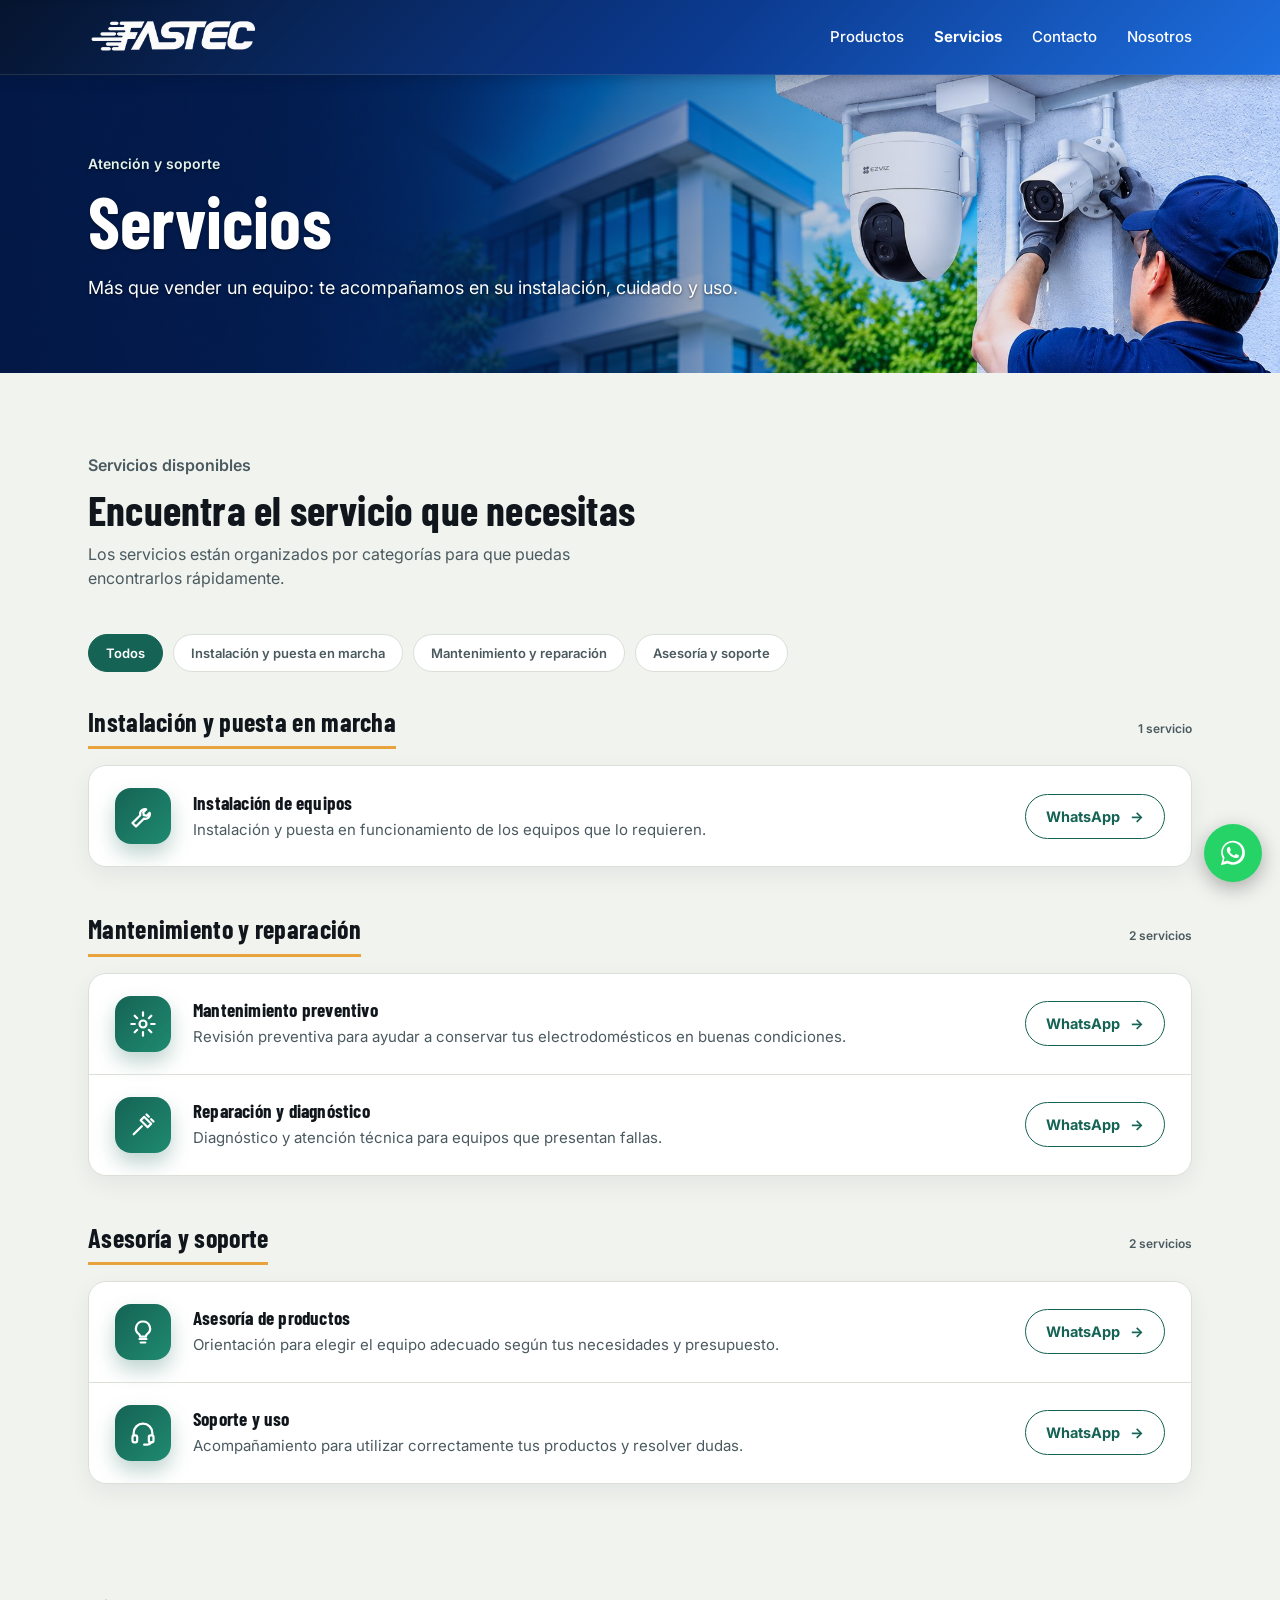
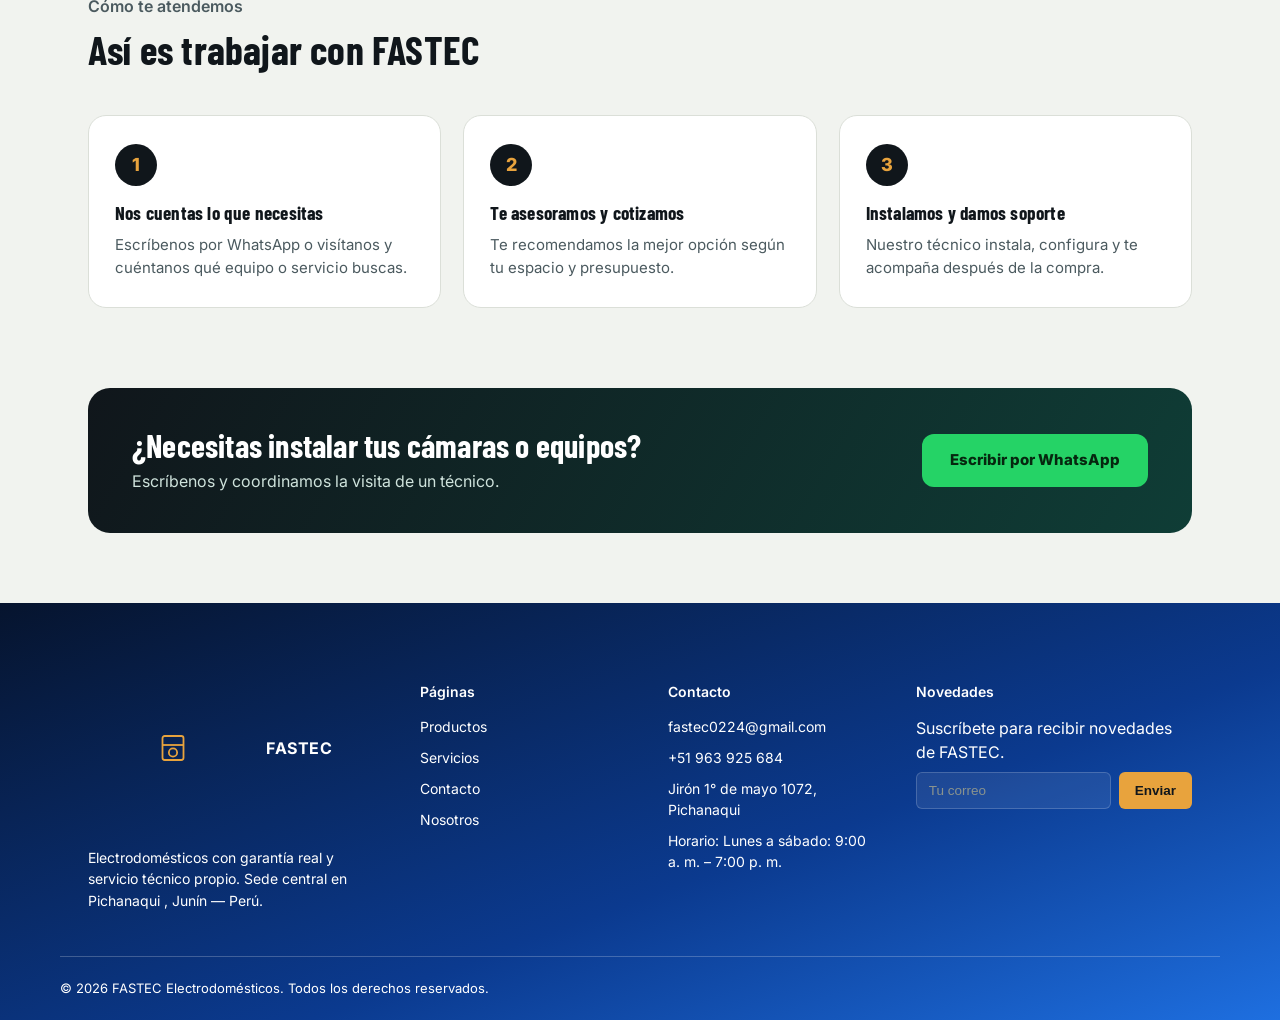
<file: servicios.html>
<!DOCTYPE html>
<html lang="es">
<head>
<meta charset="UTF-8">
<meta name="viewport" content="width=device-width, initial-scale=1.0">
<title>Servicios | FASTEC</title>
<meta name="description" content="Servicios FASTEC: instalación, mantenimiento y asesoría para tus equipos, con servicio técnico propio.">
<meta name="theme-color" content="#156354">
<link rel="canonical" href="https://tudominio.com/servicios.html">
<link rel="icon" href="favicon.ico" sizes="any">
<link rel="icon" type="image/png" sizes="32x32" href="img/favicon-32.png">
<link rel="apple-touch-icon" href="img/apple-touch-icon.png">
<meta property="og:type" content="website">
<meta property="og:site_name" content="FASTEC">
<meta property="og:locale" content="es_PE">
<meta property="og:title" content="Servicios | FASTEC">
<meta property="og:description" content="Servicios FASTEC: instalación, mantenimiento y asesoría para tus equipos, con servicio técnico propio.">
<meta property="og:url" content="https://tudominio.com/servicios.html">
<meta property="og:image" content="https://tudominio.com/img/og-image.jpg">
<meta property="og:image:width" content="1200">
<meta property="og:image:height" content="630">
<meta name="twitter:card" content="summary_large_image">
<meta name="twitter:title" content="Servicios | FASTEC">
<meta name="twitter:description" content="Servicios FASTEC: instalación, mantenimiento y asesoría para tus equipos, con servicio técnico propio.">
<meta name="twitter:image" content="https://tudominio.com/img/og-image.jpg">
<link rel="stylesheet" href="styles.css">
<link rel="preconnect" href="https://fonts.googleapis.com">
<link rel="preconnect" href="https://fonts.gstatic.com" crossorigin>
<link href="https://fonts.googleapis.com/css2?family=Barlow+Condensed:wght@600;700&family=Inter:wght@400;500;600;700&family=Space+Mono:wght@400;700&display=swap" rel="stylesheet">
</head>
<body>
<div id="sharedHeader"></div>
<main>

<section class="page-hero page-hero-small page-hero-servicios">
  <div class="wrap page-hero-inner">
    <p class="kicker">Atención y soporte</p>
    <h1>Servicios</h1>
    <p>Más que vender un equipo: te acompañamos en su instalación, cuidado y uso.</p>
  </div>
</section>

<section class="service">
  <div class="wrap">
    <div class="section-head">
      <p class="kicker">Servicios disponibles</p>
      <h2>Encuentra el servicio que necesitas</h2>
      <p>Los servicios están organizados por categorías para que puedas encontrarlos rápidamente.</p>
    </div>
    <div id="liveServices"></div>
  </div>
</section>

<section class="svc-steps">
  <div class="wrap">
    <div class="section-head">
      <p class="kicker">Cómo te atendemos</p>
      <h2>Así es trabajar con FASTEC</h2>
    </div>
    <ol class="svc-steps-list">
      <li><span class="svc-step-n">1</span><h3>Nos cuentas lo que necesitas</h3><p>Escríbenos por WhatsApp o visítanos y cuéntanos qué equipo o servicio buscas.</p></li>
      <li><span class="svc-step-n">2</span><h3>Te asesoramos y cotizamos</h3><p>Te recomendamos la mejor opción según tu espacio y presupuesto.</p></li>
      <li><span class="svc-step-n">3</span><h3>Instalamos y damos soporte</h3><p>Nuestro técnico instala, configura y te acompaña después de la compra.</p></li>
    </ol>
  </div>
</section>

<section class="svc-cta">
  <div class="wrap">
   <div class="svc-cta-inner">
    <div>
      <h2>¿Necesitas instalar tus cámaras o equipos?</h2>
      <p>Escríbenos y coordinamos la visita de un técnico.</p>
    </div>
    <a class="btn svc-cta-btn" href="https://wa.me/51963925684?text=Hola%2C%20quiero%20consultar%20por%20un%20servicio%20de%20instalaci%C3%B3n" target="_blank" rel="noopener">Escribir por WhatsApp</a>
   </div>
  </div>
</section>

</main>
<footer class="site-footer">
  <div class="wrap footer-grid">
    <div class="footer-brand">
      <span class="brand">
        <span class="brand-mark" aria-hidden="true">
          <svg viewBox="0 0 40 40" width="30" height="30"><rect x="6" y="4" width="28" height="32" rx="3" fill="none" stroke="currentColor" stroke-width="2.4"/><line x1="6" y1="16" x2="34" y2="16" stroke="currentColor" stroke-width="2.4"/><circle cx="20" cy="26" r="5.5" fill="none" stroke="currentColor" stroke-width="2.4"/></svg>
        </span>
        <span class="brand-name">FASTEC</span>
      </span>
      <p>Electrodomésticos con garantía real y servicio técnico propio. Sede central en Pichanaqui , Junín — Perú.</p>
    </div>
    <div class="footer-col">
      <h4>Páginas</h4>
      <a href="productos.html">Productos</a>
      <a href="servicios.html">Servicios</a>
      <a href="contacto.html">Contacto</a>
      <a href="nosotros.html">Nosotros</a>
    </div>
    <div class="footer-col">
      <h4>Contacto</h4>
      <a href="mailto:fastec0224@gmail.com"><span id="footerEmail">fastec0224@gmail.com</span></a>
      <a href="tel:+51963925684"><span id="footerPhone">+51 963 925 684</span></a>
      <span>Jirón 1° de mayo 1072, Pichanaqui</span>
    </div>
    <div class="footer-col footer-news">
      <h4>Novedades</h4>
      <p>Suscríbete para recibir novedades de FASTEC.</p>
      <form class="news-form" onsubmit="return false;">
        <input type="email" placeholder="Tu correo" aria-label="Correo electrónico" required>
        <button type="submit">Enviar</button>
      </form>
    </div>
  </div>
  <div class="wrap footer-bottom">
    <span>© 2026 FASTEC Electrodomésticos. Todos los derechos reservados.</span>
  </div>
</footer>
<script src="data.js"></script>
<script src="store.js"></script>
<script src="service.js"></script>
<script src="footer-data.js"></script>
<script src="header.js"></script>
<script src="site.js"></script>
<script src="script.js"></script>
</body>
</html>
</file>
<file: styles.css>
/* ==========================================================================
   FASTEC - Hoja de estilos del sitio público
   --------------------------------------------------------------------------
   ÍNDICE
    1. Variables (colores, tipografías)
    2. Base (reset, tipografía, enlaces, imágenes)
    3. Componentes generales (contenedor, botones, títulos de sección, accesibilidad)
    4. Encabezado y menú
    5. Portadas de página (page-hero) y variantes por página
    6. Página Nosotros (info, tarjetas, estadísticas)
    7. Catálogo de productos (portada, filtros, tarjetas)
    8. Página Servicios (lista, pasos, llamada a la acción)
    9. Página Contacto (tarjetas, ubicación y mapa)
   10. Pie de página, redes y botón flotante de WhatsApp
   11. Inicio antiguo (inicio.html - ya no se enlaza desde ningún lado)

   NOTA: el panel de administración tiene su propio archivo (admin.css).
   Los colores se cambian en la sección 1; casi todo lo demás los usa desde ahí.
   ========================================================================== */


/* ==========================================================================
   1. VARIABLES
   ========================================================================== */
:root{
  --bg: #F1F3EF;          /* fondo general de la página */
  --panel: #FFFFFF;       /* fondo de tarjetas */
  --ink: #10161B;         /* texto principal y fondos oscuros */
  --ink-soft: #4B5A5F;    /* texto secundario */
  --line: #DBDFD8;        /* bordes y separadores */
  --green: #1F8A70;
  --green-dark: #156354;  /* color de marca */
  --amber: #E8A33D;       /* acento dorado */
  --blue-deep: #06142E;   /* azul muy oscuro (inicio del degradado) */
  --blue-mid: #0B3A8F;    /* azul medio */
  --blue-bright: #1E6FE0; /* azul claro (final del degradado) */
  --grad-blue: linear-gradient(135deg, var(--blue-deep) 0%, var(--blue-mid) 55%, var(--blue-bright) 100%);

  --font-display: "Barlow Condensed", sans-serif;
  --font-body: "Inter", sans-serif;
  --font-mono: "Space Mono", monospace;

  --radius-card: 14px;
}


/* ==========================================================================
   2. BASE
   ========================================================================== */
*{box-sizing:border-box;}
html{scroll-behavior:smooth;}
body{
  margin:0;
  background:var(--bg);
  color:var(--ink);
  font-family:var(--font-body);
  line-height:1.5;
  -webkit-font-smoothing:antialiased;
}
a{color:inherit;text-decoration:none;}
img, svg{display:block;max-width:100%;}
ul{margin:0;padding:0;list-style:none;}
p{margin:0;}
[hidden]{display:none !important;}

h1, h2, h3{
  font-family:var(--font-display);
  font-weight:700;
  letter-spacing:.2px;
  margin:0;
  color:var(--ink);
}
h2{font-size:clamp(28px,3.4vw,40px); line-height:1.08;}
h3{font-size:20px; line-height:1.2;}


/* ==========================================================================
   3. COMPONENTES GENERALES
   ========================================================================== */
.wrap{
  max-width:1160px;
  margin:0 auto;
  padding:0 28px;
}

.kicker{
  font-size:14px;
  color:var(--green-dark);
  font-weight:600;
  margin:0 0 10px;
}

/* ---- Botones ---- */
.btn{
  display:inline-flex;
  align-items:center;
  gap:8px;
  padding:13px 24px;
  border-radius:8px;
  font-weight:600;
  font-size:15px;
  border:1.5px solid transparent;
  transition:transform .15s ease, background .15s ease, color .15s ease, border-color .15s ease;
}
.btn-primary{
  background:var(--ink);
  color:#fff;
}
.btn-primary:hover{background:var(--green-dark);}
.btn-ghost{
  border-color:var(--ink);
  color:var(--ink);
}
.btn-ghost:hover{
  background:var(--ink);
  color:#fff;
}

/* ---- Encabezado de sección (kicker + título + texto) ---- */
.section-head{
  max-width:560px;
  margin-bottom:44px;
}
.section-head p{
  margin-top:10px;
  color:var(--ink-soft);
  font-size:16px;
}

/* ---- Accesibilidad: foco visible y "saltar al contenido" ---- */
:focus-visible{
  outline:3px solid var(--amber);
  outline-offset:2px;
}
.skip-link{
  position:absolute;
  left:12px;
  top:-60px;
  z-index:10000;
  background:#fff;
  color:var(--ink);
  padding:10px 16px;
  border-radius:8px;
  font-weight:700;
  text-decoration:none;
  box-shadow:0 4px 16px rgba(0,0,0,.25);
}
.skip-link:focus{top:12px;}


/* ==========================================================================
   4. ENCABEZADO Y MENÚ
   ========================================================================== */
.site-header{
  position:sticky;
  top:0;
  z-index:40;
  background:var(--grad-blue);
  border-bottom:1px solid rgba(255,255,255,.12);
  box-shadow:0 2px 14px rgba(6,20,46,.35);
}
.header-inner{
  display:flex;
  align-items:center;
  justify-content:space-between;
  height:74px;
}

/* ---- Logo ---- */
.brand{
  display:flex;
  align-items:center;
  text-decoration:none;
}
.brand-mark{
  width:170px;
  height:170px;
  display:flex;
  align-items:center;
  justify-content:center;
  overflow:hidden;
  flex-shrink:0;
}
.brand-mark img{
  width:170px;
  height:170px;
  max-width:170px;
  max-height:170px;
  object-fit:contain;
  display:block;
}
.brand-name{
  display:inline-block;
  font-weight:700;
  letter-spacing:.5px;
  margin-left:8px;
}

/* ---- Menú ---- */
.main-nav{
  display:flex;
  align-items:center;
  gap:30px;
  font-size:15px;
  font-weight:500;
}
.main-nav a{color:#fff;}
.main-nav a:hover{
  color:#fff;
  opacity:.75;
}
.main-nav a.active{
  color:#fff;
  font-weight:700;
}

/* ---- Botón hamburguesa (solo celular) ---- */
.nav-toggle{
  display:none;
  flex-direction:column;
  gap:5px;
  background:none;
  border:0;
  cursor:pointer;
  padding:8px;
}
.nav-toggle span{
  width:22px;
  height:2px;
  background:#fff;
  display:block;
}

@media (max-width:768px){
  .header-inner{height:68px;}
  .brand-mark, .brand-mark img{
    width:165px;
    height:57px;
    max-width:165px;
    max-height:57px;
  }
  .brand-name{font-size:16px;}
  .nav-toggle{display:flex;}
  .main-nav{
    position:absolute;
    left:16px;
    right:16px;
    top:calc(100% + 8px);
    display:none;
    flex-direction:column;
    align-items:stretch;
    gap:0;
    background:var(--blue-deep);
    border:1px solid rgba(255,255,255,.15);
    border-radius:8px;
    padding:8px;
    box-shadow:0 15px 35px rgba(0,0,0,.35);
  }
  .main-nav.open{display:flex;}
  .main-nav a{
    width:100%;
    padding:12px 14px;
    border-top:1px solid rgba(255,255,255,.12);
    border-radius:6px;
  }
  .main-nav a:first-child{border-top:0;}
  .main-nav a:hover, .main-nav a.active{
    background:rgba(255,255,255,.12);
    opacity:1;
  }
}
@media (max-width:360px){
  .brand-mark, .brand-mark img{width:140px;height:49px;max-width:140px;max-height:49px;}
}


/* ==========================================================================
   5. PORTADAS DE PÁGINA (page-hero)
   ========================================================================== */
.page-hero{
  padding:100px 0 90px;
  background:linear-gradient(135deg,rgba(16,22,27,.84),rgba(16,50,45,.62)),url('img/FTR.png') center/cover no-repeat;
  color:#fff;
}
.page-hero-small{padding:78px 0 72px;}
.page-hero-inner{max-width:1160px;}
.page-hero h1{
  color:#fff;
  font-size:clamp(44px,6vw,72px);
  line-height:1;
  max-width:850px;
}
.page-hero p:not(.kicker){
  color:#fff;
  font-size:18px;
  max-width:700px;
  margin-top:18px;
}
.page-hero .kicker{color:#E3F3EC;}

/* texto legible sobre la foto de fondo */
.page-hero h1,
.page-hero p,
.page-hero .kicker{
  text-shadow:0 1px 3px rgba(0,0,0,.55);
}

/* botón secundario sobre la foto */
.page-hero .btn-ghost{
  color:#fff;
  border-color:rgba(255,255,255,.75);
}
.page-hero .btn-ghost:hover{
  background:#fff;
  color:var(--ink);
}

@media (max-width:680px){
  .page-hero{padding:70px 0 60px;}
  .page-hero-small{padding:60px 0 52px;}
}

/* ---- Variante: Servicios (técnico instalando cámaras EZVIZ) ---- */
.page-hero-servicios{
  background:linear-gradient(90deg,rgba(4,18,60,.72),rgba(4,18,60,.5) 45%,rgba(4,18,60,.12) 70%,rgba(4,18,60,0)),url('img/servicios-fondo.jpg') center 38%/cover no-repeat;
}

/* ---- Variante: Nosotros (carrusel de fotos, igual que Productos pero más rápido) ---- */
.page-hero-nosotros{
  position:relative;
  overflow:hidden;
  display:flex;
  align-items:flex-end;
  width:100%;
  height:clamp(320px,34vw,640px); /* proporción parecida a las fotos del carrusel */
  padding:0 0 90px; /* sube o baja el texto: más número = más arriba */
  background:#10161B;
}
.page-hero-nosotros .cat-hero-slides{position:absolute;inset:0;z-index:0;}
.page-hero-nosotros::before{
  content:"";position:absolute;inset:0;z-index:1;
  background:linear-gradient(0deg,rgba(5,10,25,.82) 0%,rgba(5,10,25,.45) 45%,rgba(5,10,25,.1) 100%);
}
.page-hero-nosotros .page-hero-inner{position:relative;z-index:2;width:100%;}
.page-hero-nosotros .cat-hero-dots{bottom:18px;}
@media (max-width:680px){
  .page-hero-nosotros{height:clamp(300px,85vw,400px);min-height:0;padding:0 0 60px;}
  .page-hero-nosotros .page-hero-inner{padding-top:0;padding-bottom:0;}
  .page-hero-nosotros h1{font-size:40px;}
  .page-hero-nosotros p:not(.kicker){font-size:16px;margin-top:12px;}
  .footer-bottom{padding-right:76px;}
}

/* ---- Variante: Contacto (las tarjetas se montan encima) ---- */
.page-hero-contacto{
  padding:84px 0 110px;
  background:linear-gradient(120deg,rgba(8,14,20,.88),rgba(10,40,36,.62)),url('img/FTR.png') center/cover no-repeat;
}
@media (max-width:760px){
  .page-hero-contacto{padding:64px 0 96px;}
}


/* ==========================================================================
   6. PÁGINA NOSOTROS
   ========================================================================== */
.info-section{padding:82px 0;}
.info-grid{
  display:grid;
  grid-template-columns:1.1fr .9fr;
  gap:50px;
  align-items:start;
}
.info-grid p:not(.kicker){
  color:var(--ink-soft);
  font-size:16px;
  margin-top:16px;
  max-width:700px;
}

.info-card, .simple-card{
  background:var(--panel);
  border:1px solid var(--line);
  border-radius:var(--radius-card);
  padding:28px;
}
.simple-card h3{margin-bottom:10px;}
.simple-card p{color:var(--ink-soft);}

.check-list{margin-top:18px;}
.check-list li{
  position:relative;
  padding:13px 0 13px 24px;
  border-top:1px solid var(--line);
  color:var(--ink-soft);
}
.check-list li::before{
  content:"✓";
  position:absolute;
  left:0;
  color:var(--green-dark);
  font-weight:700;
}

.three-cols{
  display:grid;
  grid-template-columns:repeat(3,1fr);
  gap:22px;
}

/* ---- Franja de estadísticas (también la usa inicio.html) ---- */
.stats{
  background:var(--ink);
  color:#fff;
  padding:64px 0;
}
.stats-grid{
  display:grid;
  grid-template-columns:repeat(4,1fr);
  gap:24px;
  text-align:left;
}
.stat-num{
  display:block;
  font-family:var(--font-display);
  font-size:clamp(38px,4.6vw,56px);
  font-weight:700;
  color:var(--amber);
  line-height:1;
}
.stat-label{
  display:block;
  margin-top:10px;
  font-size:14px;
  color:#C9D0CC;
}

@media (max-width:980px){
  .info-grid{grid-template-columns:1fr;}
  .three-cols{grid-template-columns:1fr;}
}
@media (max-width:680px){
  .stats-grid{grid-template-columns:1fr 1fr;}
}


/* ==========================================================================
   7. CATÁLOGO DE PRODUCTOS (productos.html + catalog.js + store.js)
   ========================================================================== */

/* ---- Portada del catálogo ---- */
.cat-hero{
  position:relative;
  overflow:hidden;
  background:#0a1226;
  color:#fff;
  padding:72px 0 64px;
  /* Banner más alto para que la foto se vea casi completa */
  min-height:clamp(280px,31vw,560px);
  display:flex;
  align-items:center;
}
.cat-hero > .wrap{position:relative;z-index:2;width:100%;}
/* Carrusel de fondo: imágenes con fundido */
.cat-hero-slides{position:absolute;inset:0;z-index:0;}
.cat-hero-slide{
  position:absolute;inset:0;
  background-size:cover;
  background-position:center 45%;
  background-repeat:no-repeat;
  opacity:0;
  transition:opacity 1.2s ease-in-out;
}
.cat-hero-slide.is-active{opacity:1;}
/* Degradado para que el texto siempre se lea */
.cat-hero::after{
  content:"";
  position:absolute;inset:0;z-index:1;
  background:linear-gradient(90deg,rgba(5,10,25,.78),rgba(5,10,25,.35) 60%,rgba(5,10,25,.15));
  pointer-events:none;
}
.cat-hero-dots{
  position:absolute;
  right:max(16px,calc((100% - 1160px)/2));
  bottom:14px;
  z-index:3;
  display:flex;gap:8px;
}
.cat-hero-dot{
  width:10px;height:10px;padding:0;
  border-radius:50%;
  border:1.5px solid #fff;
  background:transparent;
  opacity:.7;
  cursor:pointer;
  transition:background .25s,opacity .25s,transform .25s;
}
.cat-hero-dot:hover{opacity:1;}
.cat-hero-dot.is-active{background:#fff;opacity:1;transform:scale(1.15);}
@media (prefers-reduced-motion:reduce){
  .cat-hero-slide{transition:none;}
}
.cat-hero h1{
  color:#fff;
  font-family:var(--font-display);
  font-size:clamp(34px,5vw,48px);
  line-height:1.05;
  margin:0 0 10px;
  text-shadow:0 1px 3px rgba(0,0,0,.55);
}
.cat-hero p{
  margin:0;
  max-width:660px;
  color:#fff;
  font-size:16px;
  line-height:1.5;
  text-shadow:0 1px 3px rgba(0,0,0,.55);
}

/* ---- Barra de búsqueda, orden y categorías ---- */
.cat2-page{padding:0 0 80px;}
.cat2-bar{
  position:sticky;
  top:73px;
  z-index:30;
  background:rgba(241,243,239,.97);
  backdrop-filter:blur(6px);
  border-bottom:1px solid var(--line);
  padding:14px 0 12px;
}
.cat2-tools{
  display:grid;
  grid-template-columns:1fr 220px;
  gap:10px;
  margin-bottom:12px;
}
.cat2-tools input, .cat2-tools select{
  width:100%;
  border:1px solid var(--line);
  background:#fff;
  border-radius:10px;
  padding:12px 14px;
  font:inherit;
  font-size:14px;
  color:var(--ink);
}
.cat2-tools input:focus, .cat2-tools select:focus{
  outline:2px solid var(--green);
  border-color:var(--green);
}
/* Carril de categorías: iconos, flechas, bordes difuminados y modo "ver todas" */
.cat2-rail{display:flex;align-items:center;gap:10px;}
.cat2-railwrap{position:relative;flex:1;min-width:0;}
.cat2-chips{
  display:flex;
  gap:10px;
  overflow-x:auto;
  padding:6px 8px 8px;
  scroll-snap-type:x proximity;
  scrollbar-width:none;
  -ms-overflow-style:none;
}
.cat2-chips::-webkit-scrollbar{display:none;}
.cat2-railwrap.is-open .cat2-chips{flex-wrap:wrap;overflow:visible;}
.cat2-chip{
  flex:0 0 auto;
  display:flex;
  flex-direction:column;
  align-items:center;
  gap:8px;
  width:122px;
  scroll-snap-align:start;
  border:0;
  background:none;
  color:var(--ink-soft);
  padding:4px 0 2px;
  font:600 12.5px/1.25 var(--font-body);
  cursor:pointer;
  transition:color .2s,transform .2s,opacity .2s;
}
.cat2-circle{
  position:relative;
  display:block;
  width:106px;height:106px;
  border-radius:50%;
  border:2px solid var(--line);
  background:linear-gradient(135deg,#E8F3EF,#CFE6DF);
  box-shadow:0 2px 8px rgba(16,22,27,.08);
  transition:border-color .2s,box-shadow .2s,transform .25s;
}
.cat2-circle img{
  position:absolute;inset:0;
  width:100%;height:100%;
  object-fit:cover;
  border-radius:50%;
  display:block;
}
.cat2-ico{
  position:absolute;inset:0;
  display:grid;place-items:center;
  font-size:40px;line-height:1;
}
.cat2-name{
  display:block;
  max-width:100%;
  text-align:center;
  white-space:normal;
  overflow-wrap:anywhere;
  display:-webkit-box;-webkit-line-clamp:2;-webkit-box-orient:vertical;overflow:hidden;
}
.cat2-circle b{
  position:absolute;
  top:-2px;right:-4px;
  min-width:24px;
  padding:2px 6px;
  border-radius:999px;
  background:var(--green-dark);
  border:2px solid #fff;
  color:#fff;
  font-size:11px;
  font-weight:700;
  line-height:1.2;
  text-align:center;
  transition:background .2s,color .2s;
}
.cat2-chip:hover .cat2-circle{border-color:var(--green);transform:translateY(-2px);box-shadow:0 6px 14px rgba(21,99,84,.2);}
.cat2-chip:hover{color:var(--green-dark);}
.cat2-chip:focus-visible{outline:none;}
.cat2-chip:focus-visible .cat2-circle{outline:2px solid var(--green);outline-offset:3px;}
.cat2-chip.active{color:var(--green-dark);}
.cat2-chip.active .cat2-name{font-weight:800;}
.cat2-chip.active .cat2-circle{
  border-color:var(--green-dark);
  box-shadow:0 0 0 3px #fff,0 0 0 5px var(--green-dark),0 6px 14px rgba(21,99,84,.28);
}
.cat2-chip.empty{opacity:.4;}
.cat2-chip.empty:hover .cat2-circle{transform:none;box-shadow:0 2px 8px rgba(16,22,27,.08);border-color:var(--line);}

.cat2-arrow{
  position:absolute;top:58px;
  transform:translateY(-50%);
  z-index:2;
  width:30px;height:30px;
  border-radius:50%;
  border:1px solid var(--line);
  background:#fff;
  color:var(--green-dark);
  font-size:20px;line-height:1;
  display:grid;place-items:center;
  padding:0 0 3px;
  cursor:pointer;
  box-shadow:0 2px 8px rgba(0,0,0,.14);
  transition:background .2s,color .2s;
}
.cat2-arrow:hover{background:var(--green-dark);color:#fff;}
.cat2-arrow[hidden]{display:none;}
.cat2-arrow.prev{left:-4px;}
.cat2-arrow.next{right:-4px;}
.cat2-railwrap::before,.cat2-railwrap::after{
  content:"";position:absolute;top:0;bottom:4px;width:44px;z-index:1;
  pointer-events:none;opacity:0;transition:opacity .2s;
}
.cat2-railwrap::before{left:0;background:linear-gradient(90deg,#F1F3EF,rgba(241,243,239,0));}
.cat2-railwrap::after{right:0;background:linear-gradient(270deg,#F1F3EF,rgba(241,243,239,0));}
.cat2-railwrap.fade-l::before,.cat2-railwrap.fade-r::after{opacity:1;}
.cat2-railwrap.is-open .cat2-arrow{display:none;}

.cat2-toggle{
  flex:0 0 auto;
  display:inline-flex;align-items:center;gap:6px;
  border:1px solid var(--green-dark);
  background:#fff;
  color:var(--green-dark);
  border-radius:999px;
  padding:9px 14px;
  font:600 12.5px var(--font-body);
  cursor:pointer;
  white-space:nowrap;
  transition:background .2s,color .2s;
}
.cat2-toggle:hover,.cat2-toggle[aria-expanded="true"]{background:var(--green-dark);color:#fff;}
.cat2-toggle i{font-style:normal;font-size:11px;}

/* ---- Resultados ---- */
.cat2-body{padding-top:26px;}
.cat2-info{
  font-size:14px;
  color:var(--ink-soft);
  margin-bottom:22px;
  display:flex;
  gap:12px;
  align-items:center;
  flex-wrap:wrap;
}
.cat2-back, .cat2-more{
  border:1px solid var(--green-dark);
  background:#fff;
  color:var(--green-dark);
  border-radius:8px;
  padding:7px 14px;
  font:600 13px var(--font-body);
  cursor:pointer;
}
.cat2-back:hover, .cat2-more:hover{
  background:var(--green-dark);
  color:#fff;
}
.cat2-sec{margin-bottom:46px;}
.cat2-sec-head{
  display:flex;
  align-items:baseline;
  gap:12px;
  flex-wrap:wrap;
  border-bottom:2px solid var(--ink);
  padding-bottom:10px;
  margin-bottom:18px;
}
.cat2-sec-head h2{
  font-family:var(--font-display);
  font-size:26px;
  margin:0;
  letter-spacing:.01em;
}
.cat2-sec-head span{
  color:var(--ink-soft);
  font-size:13px;
}
.cat2-sec-head .cat2-more{
  margin-left:auto;
  align-self:center;
}
.cat2-loadmore{
  text-align:center;
  margin-top:28px;
}
.cat2-empty{
  text-align:center;
  padding:60px 20px;
  color:var(--ink-soft);
}

/* ---- Cuadrícula y tarjeta de producto (base) ---- */
.catalog-grid{
  display:grid;
  grid-template-columns:repeat(4,1fr);
  gap:16px;
}
.catalog-card{
  position:relative;
  background:var(--panel);
  border:1px solid var(--line);
  border-radius:10px;
  padding:16px 14px 14px;
  display:flex;
  flex-direction:column;
  align-items:flex-start;
  gap:4px;
}
.live-product-card{
  overflow:hidden;
  cursor:pointer;
  transition:transform .2s ease, box-shadow .2s ease, border-color .2s ease;
}
.live-product-card:hover, .live-product-card:focus-visible{
  transform:translateY(-4px);
  box-shadow:0 12px 28px rgba(0,0,0,.10);
  border-color:var(--green-dark);
  outline:none;
}

.catalog-photo{
  width:100%;
  height:220px;
  min-height:250px;
  margin-bottom:10px;
  display:flex;
  align-items:center;
  justify-content:center;
  overflow:hidden;
  border:1px solid #e2e8e2;
  border-radius:8px;
  background:linear-gradient(145deg,#f7f9f7,#edf2ee);
  color:var(--green-dark);
}
.catalog-photo img{
  width:100%;
  height:250px;
  object-fit:cover;
  transition:transform .35s ease;
}
.catalog-card:hover .catalog-photo img{transform:scale(1.035);}

.catalog-name{
  font-weight:600;
  font-size:13.5px;
  line-height:1.35;
}
.catalog-model{
  font-family:var(--font-mono);
  color:var(--ink-soft);
  font-size:11.5px;
}
.product-cta{
  margin-top:auto;
  padding-top:12px;
  font-size:13px;
  font-weight:600;
  color:var(--green-dark);
}

/* ---- Precio, oferta, stock y foto pendiente ---- */
.product-price{
  display:block;
  margin-top:6px;
  font-weight:700;
  font-size:17px;
  color:var(--green-dark);
}
.product-price-ask{
  font-size:13px;
  font-weight:600;
  color:var(--ink-soft);
}
.product-old{
  font-size:13px;
  font-weight:500;
  color:#8a948f;
  margin-left:4px;
}
.product-badge{
  position:absolute;
  top:10px;
  left:10px;
  z-index:2;
  background:#c0392b;
  color:#fff;
  font-size:12px;
  font-weight:700;
  padding:4px 9px;
  border-radius:999px;
}
.product-stock{
  display:inline-flex;
  align-items:center;
  gap:6px;
  margin-top:8px;
  font-size:.82rem;
  font-weight:600;
}
.product-stock::before{
  content:"";
  width:8px;
  height:8px;
  border-radius:50%;
  background:currentColor;
}
.product-stock.stock-in{color:#0f6b3f;}
.product-stock.stock-low{color:#9a5b00;}
.product-stock.stock-out{color:#a3262a;}

.product-placeholder{
  height:100%;
  width:100%;
  min-height:180px;
  display:flex;
  flex-direction:column;
  align-items:center;
  justify-content:center;
  gap:6px;
  color:var(--green-dark);
  background:linear-gradient(145deg,#edf2ed,#f9faf8);
}
.product-placeholder span{
  font-family:var(--font-display);
  font-size:32px;
  font-weight:700;
  letter-spacing:.08em;
}
.product-placeholder small{
  font-size:12px;
  margin-top:4px;
  color:var(--ink-soft);
  opacity:.65;
}

/* ---- Tarjetas dentro de la página de catálogo (.cat2) ---- */
.cat2 .catalog-grid{
  grid-template-columns:repeat(4,1fr);
  gap:18px;
}
.cat2 .catalog-card{
  height:100%;
  padding:0 0 16px;
  gap:0;
  overflow:hidden;
  border-radius:14px;
  cursor:pointer;
  transition:box-shadow .2s, transform .2s, border-color .2s;
}
.cat2 .catalog-card:hover{
  box-shadow:0 12px 30px rgba(16,22,27,.12);
  transform:translateY(-2px);
  border-color:var(--green);
}
.cat2 .catalog-photo{
  height:180px !important;
  min-height:0 !important;
  margin:0;
  border:0;
  border-radius:0;
}
.cat2 .catalog-photo img{height:100% !important;}
.cat2 .catalog-card > :not(.catalog-photo):not(.product-badge){
  margin-left:16px;
  margin-right:16px;
  max-width:calc(100% - 32px);
}
.cat2 .catalog-name{
  margin-top:14px;
  font-size:14px;
  min-height:2.7em;
  display:-webkit-box;
  -webkit-line-clamp:2;
  -webkit-box-orient:vertical;
  overflow:hidden;
}
.cat2 .catalog-model{
  margin-top:4px;
  overflow:hidden;
  text-overflow:ellipsis;
  white-space:nowrap;
}
.cat2 .product-price{margin-top:10px;}
.cat2 .product-stock{
  margin-top:4px;
  font-size:12px;
  color:var(--ink-soft);
}
.cat2 .product-stock.stock-in{color:#0f6b3f;}
.cat2 .product-stock.stock-low{color:#9a5b00;}
.cat2 .product-stock.stock-out{color:#a3262a;}
.cat2 .product-placeholder span{
  font-size:24px;
  color:#a9bfb4;
}
.cat2 .product-placeholder small{display:none;}

@media (max-width:1000px){
  .cat2 .catalog-grid{grid-template-columns:repeat(3,1fr);}
}
@media (max-width:880px){
  .catalog-grid{grid-template-columns:repeat(2,1fr);}
}
@media (max-width:720px){
  .cat2-bar{position:static;}
  .cat2-tools{grid-template-columns:1fr;}
  .cat2-arrow{display:none !important;}
  .cat2-rail{flex-direction:column;align-items:stretch;gap:8px;}
  .cat2-toggle{align-self:flex-end;padding:6px 12px;}
  .cat2-chip{width:92px;font-size:11.5px;}
  .cat2-circle{width:80px;height:80px;}
  .cat2-ico{font-size:32px;}
  .cat2-chips{gap:6px;}
  .cat2 .catalog-grid{
    grid-template-columns:repeat(2,1fr);
    gap:12px;
  }
  .cat2 .catalog-photo{height:130px !important;}
  .cat2 .catalog-card > :not(.catalog-photo):not(.product-badge){
    margin-left:12px;
    margin-right:12px;
    max-width:calc(100% - 24px);
  }
  .cat2 .catalog-name{font-size:13px;}
  .cat2-sec-head h2{font-size:22px;}
}
@media (max-width:700px){
  .catalog-photo, .catalog-photo img{
    height:220px;
    min-height:220px;
  }
}
@media (max-width:520px){
  .catalog-grid{grid-template-columns:1fr;}
}


/* ==========================================================================
   8. PÁGINA SERVICIOS (servicios.html + service.js)
   ========================================================================== */
.service{padding:70px 0;}
.service .section-head h2{font-size:clamp(30px,4vw,42px);}

/* ---- Filtros por categoría ---- */
.category-filters{
  display:flex;
  flex-wrap:wrap;
  gap:10px;
  margin:0 0 34px;
  padding:0 0 2px;
}
.category-filter{
  appearance:none;
  border:1px solid var(--line);
  background:var(--panel);
  color:var(--ink-soft);
  border-radius:999px;
  padding:10px 17px;
  font:600 13px var(--font-body);
  cursor:pointer;
  transition:all .18s ease;
}
.category-filter:hover{
  border-color:var(--green-dark);
  color:var(--green-dark);
}
.category-filter.active{
  background:var(--green-dark);
  color:#fff;
  border-color:var(--green-dark);
}

/* ---- Título de cada categoría ---- */
.service-category{margin-bottom:48px;}
.service-category:last-child{margin-bottom:0;}
.catalog-section-heading{
  display:flex;
  align-items:center;
  justify-content:space-between;
  gap:18px;
  margin-bottom:16px;
}
.catalog-section-title{
  margin:0;
  font-family:var(--font-display);
  font-weight:700;
  font-size:20px;
  letter-spacing:.3px;
  padding-bottom:10px;
  border-bottom:2px solid var(--green-dark);
  display:inline-block;
}
.service-category .catalog-section-title{
  font-size:26px;
  border-bottom:3px solid var(--amber);
}
.catalog-count{
  color:var(--ink-soft);
  font-size:12px;
  font-weight:600;
  white-space:nowrap;
}

/* ---- Lista de servicios en filas ---- */
.svc-list{
  background:#fff;
  border:1px solid var(--line);
  border-radius:18px;
  box-shadow:0 8px 24px rgba(16,22,27,.06);
  overflow:hidden;
}
.svc-row{
  position:relative;
  display:grid;
  grid-template-columns:auto minmax(0,1fr) auto;
  align-items:center;
  gap:22px;
  padding:22px 26px;
  border-top:1px solid var(--line);
  transition:background .2s ease;
}
.svc-row:first-child{border-top:0;}
.svc-row::before{
  content:"";
  position:absolute;
  left:0;
  top:0;
  bottom:0;
  width:4px;
  background:var(--amber);
  transform:scaleY(0);
  transition:transform .25s ease;
}
.svc-row:hover{background:#f7faf8;}
.svc-row:hover::before{transform:scaleY(1);}

.svc-icon{
  width:60px;
  height:60px;
  margin-bottom:20px;
  display:grid;
  place-items:center;
  border-radius:16px;
  background:linear-gradient(135deg,#156354,#1F8A70);
  color:#fff;
  box-shadow:0 10px 20px rgba(21,99,84,.28);
}
.svc-row .svc-icon{
  width:56px;
  height:56px;
  margin:0;
}
.svc-row-text h3{
  margin:0 0 4px;
  font-size:19px;
  color:var(--ink);
}
.svc-row-text p{
  margin:0;
  color:var(--ink-soft);
  font-size:15px;
  line-height:1.5;
}
.svc-row-btn{
  display:inline-flex;
  align-items:center;
  gap:10px;
  padding:11px 20px;
  border-radius:999px;
  border:1.5px solid var(--green-dark);
  color:var(--green-dark);
  font-weight:700;
  font-size:14.5px;
  white-space:nowrap;
  transition:background .2s ease, color .2s ease;
}
.svc-row-btn b{
  font-weight:700;
  transition:transform .2s ease;
}
.svc-row:hover .svc-row-btn, .svc-row-btn:hover{
  background:var(--green-dark);
  color:#fff;
}
.svc-row:hover .svc-row-btn b{transform:translateX(4px);}

/* ---- Pasos "Así es trabajar con FASTEC" ---- */
.svc-steps{padding:30px 0 80px;}
.svc-steps-list{
  list-style:none;
  margin:30px 0 0;
  padding:0;
  display:grid;
  grid-template-columns:repeat(3,minmax(0,1fr));
  gap:22px;
}
.svc-steps-list li{
  position:relative;
  background:#fff;
  border:1px solid var(--line);
  border-radius:18px;
  padding:28px 26px;
}
.svc-step-n{
  width:42px;
  height:42px;
  margin-bottom:16px;
  display:grid;
  place-items:center;
  border-radius:50%;
  background:var(--ink);
  color:var(--amber);
  font-weight:800;
  font-size:18px;
}
.svc-steps-list h3{
  margin:0 0 8px;
  font-size:19px;
  color:var(--ink);
}
.svc-steps-list p{
  margin:0;
  color:var(--ink-soft);
  font-size:15px;
  line-height:1.55;
}

/* ---- Banner final con botón de WhatsApp ---- */
.svc-cta{padding:0 0 70px;}
.svc-cta-inner{
  display:flex;
  align-items:center;
  justify-content:space-between;
  flex-wrap:wrap;
  gap:24px;
  padding:40px 44px;
  border-radius:22px;
  background:linear-gradient(120deg,#10161B,#0F3D36);
}
.svc-cta h2{
  margin:0 0 6px;
  color:#fff;
  font-size:clamp(24px,3vw,32px);
}
.svc-cta p{
  margin:0;
  color:#cfe3dc;
  font-size:16px;
}
.svc-cta-btn{
  background:#25D366;
  color:#06270f !important;
  border:0;
  padding:15px 28px;
  border-radius:12px;
  font-weight:800;
}
.svc-cta-btn:hover{background:#1fb858;}

@media (max-width:900px){
  .svc-steps-list{grid-template-columns:1fr;}
}
@media (max-width:640px){
  .svc-row{
    grid-template-columns:auto minmax(0,1fr);
    gap:14px 16px;
    padding:18px;
  }
  .svc-row .svc-icon{
    width:48px;
    height:48px;
  }
  .svc-row-btn{
    grid-column:1 / -1;
    justify-content:center;
  }
}
@media (max-width:620px){
  .catalog-section-heading{
    flex-direction:column;
    align-items:flex-start;
    gap:6px;
  }
  .category-filters{
    flex-wrap:nowrap;
    overflow-x:auto;
    padding-bottom:8px;
  }
  .category-filter{white-space:nowrap;}
  .svc-cta-inner{padding:30px 24px;}
}


/* ==========================================================================
   9. PÁGINA CONTACTO
   ========================================================================== */
.ct-hero-actions{
  display:flex;
  flex-wrap:wrap;
  gap:12px;
  margin-top:26px;
}
.ct-hero-actions .btn{
  display:inline-flex;
  align-items:center;
  gap:9px;
  padding:13px 22px;
  border-radius:10px;
  font-weight:700;
  text-shadow:none;
}
.ct-btn-wa{
  background:#25D366;
  color:#06270f !important;
  border:0;
}
.ct-btn-wa:hover{background:#1fb858;}
.ct-btn-call{
  background:transparent;
  color:#fff !important;
  border:1.5px solid rgba(255,255,255,.8);
}
.ct-btn-call:hover{
  background:#fff;
  color:var(--ink) !important;
}

/* ---- Tarjetas de contacto (teléfono, WhatsApp, correo, horario) ---- */
.ct-cards-section{
  position:relative;
  z-index:2;
  margin-top:-56px;
}
.ct-cards{
  display:grid;
  grid-template-columns:repeat(4,minmax(0,1fr));
  gap:18px;
}
.ct-card{
  display:flex;
  flex-direction:column;
  gap:6px;
  background:#fff;
  border:1px solid var(--line);
  border-radius:16px;
  padding:24px 22px;
  box-shadow:0 14px 34px rgba(16,22,27,.12);
  transition:transform .2s ease, box-shadow .2s ease, border-color .2s ease;
}
a.ct-card:hover{
  transform:translateY(-5px);
  box-shadow:0 20px 40px rgba(16,22,27,.18);
  border-color:var(--green-dark);
}
.ct-icon{
  width:52px;
  height:52px;
  margin-bottom:8px;
  display:grid;
  place-items:center;
  border-radius:14px;
  background:rgba(21,99,84,.1);
  color:var(--green-dark);
}
.ct-icon-wa{
  background:rgba(37,211,102,.14);
  color:#12a150;
}
.ct-card h3{
  margin:0;
  font-size:13px;
  letter-spacing:.08em;
  text-transform:uppercase;
  color:var(--ink-soft);
  font-weight:700;
}
.ct-value{
  font-size:19px;
  font-weight:700;
  color:var(--ink);
  line-height:1.3;
  word-break:break-word;
}
.ct-value-sm{font-size:15.5px;}
.ct-hint{
  margin-top:2px;
  font-size:13px;
  color:var(--green-dark);
  font-weight:600;
}
.ct-card-static .ct-hint{
  color:var(--ink-soft);
  font-weight:500;
}

/* ---- Ubicación: tarjeta oscura + mapa ---- */
.ct-location{padding:30px 0 70px;}
.ct-location-first{padding-top:70px;}
.contact-map-heading{margin-bottom:18px;}
.ct-map-grid{
  display:grid;
  grid-template-columns:minmax(0,.7fr) minmax(0,1.3fr);
  gap:22px;
  align-items:stretch;
}
.ct-address{
  display:flex;
  flex-direction:column;
  gap:6px;
  background:var(--ink);
  color:#fff;
  border-radius:18px;
  padding:30px 28px;
}
.ct-address .ct-icon{
  background:rgba(232,163,61,.16);
  color:var(--amber);
}
.ct-address h3{
  margin:0;
  font-size:13px;
  letter-spacing:.08em;
  text-transform:uppercase;
  color:var(--amber);
}
.ct-address h3.ct-sub{margin-top:18px;}
.ct-address p{
  margin:0;
  color:#e6ebe8;
  line-height:1.55;
  font-size:16px;
}
.ct-address .btn{
  margin-top:24px;
  align-self:flex-start;
  background:var(--amber);
  color:var(--ink);
  border:0;
  font-weight:700;
}
.ct-address .btn:hover{background:#f2b556;}

.contact-map-frame{
  width:100%;
  height:390px;
  overflow:hidden;
  border:1px solid var(--line);
  border-radius:12px;
  background:#fff;
  box-shadow:0 10px 30px rgba(0,0,0,.08);
}
.contact-map-frame iframe{
  width:100%;
  height:100%;
  border:0;
  display:block;
}
.ct-map-grid .contact-map-frame{
  height:auto;
  min-height:380px;
  border-radius:18px;
}

@media (max-width:1000px){
  .ct-cards{grid-template-columns:repeat(2,minmax(0,1fr));}
}
@media (max-width:760px){
  .ct-map-grid{grid-template-columns:1fr;}
  .ct-map-grid .contact-map-frame{min-height:300px;}
}
@media (max-width:680px){
  .contact-map-frame{
    height:300px;
    border-radius:10px;
  }
}
@media (max-width:520px){
  .ct-cards{
    grid-template-columns:1fr;
    gap:14px;
  }
  .ct-cards-section{margin-top:-46px;}
}


/* ==========================================================================
   10. PIE DE PÁGINA, REDES Y BOTÓN FLOTANTE DE WHATSAPP
   ========================================================================== */
.site-footer{
  background:linear-gradient(160deg, var(--blue-deep) 0%, var(--blue-mid) 60%, var(--blue-bright) 100%);
  color:#fff;
  padding:60px 0 0;
}
.footer-grid{
  display:grid;
  grid-template-columns:1.4fr 1fr 1fr 1.2fr;
  gap:36px;
  padding-bottom:44px;
  border-bottom:1px solid rgba(255,255,255,.22);
}
.footer-brand .brand-mark{color:var(--amber);}
.footer-brand .brand-name{color:#fff;}
.footer-brand p{
  margin-top:14px;
  font-size:14px;
  line-height:1.55;
  max-width:280px;
}
.footer-col h4{
  color:#fff;
  font-family:var(--font-body);
  font-size:14px;
  font-weight:600;
  margin-bottom:14px;
}
.footer-col a, .footer-col span{
  display:block;
  font-size:14px;
  margin-bottom:10px;
  color:#fff;
}
.footer-col a:hover{color:var(--amber);}
.footer-hours{
  display:block;
  margin-top:6px;
}
.footer-bottom{
  padding:22px 0;
  font-size:13px;
  color:#fff;
}

/* ---- Formulario de novedades ---- */
.news-form{
  display:flex;
  gap:8px;
  margin-top:8px;
}
.news-form input{
  flex:1;
  background:rgba(255,255,255,.08);
  border:1px solid rgba(255,255,255,.18);
  border-radius:6px;
  padding:10px 12px;
  color:#fff;
  font-size:13.5px;
}
.news-form input::placeholder{color:#8A938E;}
.news-form button{
  background:var(--amber);
  color:var(--ink);
  border:0;
  border-radius:6px;
  padding:0 16px;
  font-weight:700;
  font-size:13.5px;
  cursor:pointer;
}

/* ---- Redes sociales ---- */
.social-links{
  display:flex;
  gap:10px;
  margin-top:12px;
}
.social-links a{
  width:38px;
  height:38px;
  display:grid;
  place-items:center;
  border-radius:50%;
  border:1px solid currentColor;
  color:inherit;
  opacity:.85;
  transition:opacity .15s, background .15s;
}
.social-links a:hover{
  opacity:1;
  background:rgba(255,255,255,.12);
}

/* ---- Botón flotante de WhatsApp ---- */
.wa-float{
  position:fixed;
  right:18px;
  bottom:18px;
  z-index:900;
  width:58px;
  height:58px;
  display:grid;
  place-items:center;
  border-radius:50%;
  background:#25D366;
  box-shadow:0 6px 20px rgba(0,0,0,.3);
  transition:transform .15s ease, box-shadow .15s ease;
}
.wa-float:hover{
  transform:scale(1.07);
  box-shadow:0 8px 26px rgba(0,0,0,.38);
}
@media (prefers-reduced-motion:reduce){
  .wa-float{transition:none;}
  .wa-float:hover{transform:none;}
}

@media (max-width:980px){
  .footer-grid{grid-template-columns:1fr 1fr;}
}
@media (max-width:680px){
  .footer-grid{grid-template-columns:1fr;}
}


/* ==========================================================================
   11. INICIO ANTIGUO (solo lo usa inicio.html, que ya no está enlazado)
   Si borras inicio.html puedes borrar también esta sección completa.
   ========================================================================== */
.hero-actions{
  display:flex;
  gap:14px;
  flex-wrap:wrap;
}

.features{padding:70px 0;}
.feature-grid{
  display:grid;
  grid-template-columns:repeat(4,1fr);
  gap:20px;
}
.feature-card{
  background:var(--panel);
  border:1px solid var(--line);
  border-radius:var(--radius-card);
  padding:26px 22px;
}
.feature-card h3{margin-bottom:8px;}
.feature-card p{
  color:var(--ink-soft);
  font-size:14.5px;
}
.feature-icon{
  display:inline-flex;
  color:var(--green-dark);
  margin-bottom:16px;
}

.service-grid{
  display:grid;
  grid-template-columns:repeat(3,1fr);
  gap:22px;
}
.service-card{
  margin:0;
  background:var(--ink);
  color:#fff;
  border-radius:var(--radius-card);
  padding:30px 24px;
}
.service-card h3{
  color:#fff;
  margin-bottom:9px;
}
.service-card p{
  color:#DDE3DF;
  font-size:15px;
  line-height:1.5;
}
.service-card figcaption{
  font-size:15.5px;
  line-height:1.45;
  color:#DDE3DF;
}
.service-icon{
  width:38px;
  height:38px;
  margin-bottom:20px;
  display:inline-flex;
  align-items:center;
  justify-content:center;
  border:1px solid rgba(232,163,61,.45);
  border-radius:10px;
  color:var(--amber);
  font-weight:700;
}

.featured-products{
  padding:82px 0 90px;
  background:#fff;
}
.featured-grid{grid-template-columns:repeat(3,1fr);}
.featured-actions{
  text-align:center;
  margin-top:34px;
}

@media (max-width:980px){
  .feature-grid{grid-template-columns:repeat(2,1fr);}
  .service-grid{grid-template-columns:1fr;}
}
@media (max-width:900px){
  .featured-grid{grid-template-columns:repeat(2,1fr);}
}
@media (max-width:680px){
  .feature-grid{grid-template-columns:1fr;}
}
@media (max-width:650px){
  .featured-grid{grid-template-columns:1fr;}
}

/* ---- Mapa: zona sensible con imagen al pasar el cursor / tocar ---- */
.contact-map-frame{position:relative;}
.map-hotspot{
  position:absolute;
  top:0;right:0;bottom:0;
  width:48%;
  padding:0;margin:0;
  border:0;background:transparent;
  cursor:pointer;
  overflow:hidden;
  font:inherit;
  -webkit-tap-highlight-color:transparent;
}
.map-hotspot:focus{outline:none;}
.map-hotspot:focus-visible{outline:3px solid var(--amber);outline-offset:-3px;}
.map-hotspot-hint{
  position:absolute;left:50%;bottom:44px;transform:translateX(-50%);
  background:rgba(17,24,31,.82);color:#fff;
  font-size:12px;font-weight:600;letter-spacing:.02em;
  padding:6px 12px;border-radius:999px;white-space:nowrap;
  opacity:0;transition:opacity .2s;pointer-events:none;
}
.map-hotspot-photo{
  position:absolute;inset:0;
  opacity:0;visibility:hidden;
  transform:translate(35%,35%) scale(.15);
  transform-origin:100% 100%;
  border-radius:18px;
  transition:transform 1s cubic-bezier(.45,.05,.25,1),opacity .6s ease,visibility 1s;
  background:var(--ink);
}
.map-hotspot-photo img{width:100%;height:100%;object-fit:cover;display:block;}
.map-hotspot-cap{
  position:absolute;left:0;right:0;bottom:0;
  padding:26px 16px 14px;
  background:linear-gradient(transparent,rgba(0,0,0,.75));
  color:#fff;font-weight:700;font-size:14px;text-align:left;
}
.map-hotspot:hover .map-hotspot-photo,
.map-hotspot.is-open .map-hotspot-photo{opacity:1;visibility:visible;transform:none;}
/* el mapa se encoge para dejar sitio a la imagen */
.contact-map-frame iframe{transition:width 1s cubic-bezier(.45,.05,.25,1);}
.contact-map-frame.map-shrunk iframe{width:52%;}
@media (max-width:760px){
  .contact-map-frame.map-shrunk iframe{width:45%;}
  .map-hotspot{width:55%;}
  .map-hotspot-hint{opacity:1;bottom:12px;font-size:11px;white-space:normal;text-align:center;width:80%;}
  .map-hotspot.is-open .map-hotspot-hint{opacity:0;}
}

/* ---- Catálogo ---- */
.cat2-page{overflow-x:clip;}
</file>
<file: admin.css>
/* ===== Login y panel FASTEC (estilo WordPress) ===== */
:root{--ad-g:#176b4d;--ad-gd:#0f513a;--ad-ink:#1d2327;--ad-mute:#646970;--ad-line:#dcdcde;--ad-bg:#f0f0f1;--ad-red:#b32d2e}
.lg-body,.ad-body{margin:0;font-family:Inter,system-ui,sans-serif;color:var(--ad-ink);background:var(--ad-bg)}
.ad-body *,.lg-body *{box-sizing:border-box}
.ad-body[hidden]{display:none}
.ad-btn{display:inline-flex;align-items:center;justify-content:center;gap:6px;border:1px solid var(--ad-g);background:var(--ad-g);color:#fff;padding:9px 16px;border-radius:6px;font:600 14px Inter,sans-serif;cursor:pointer;text-decoration:none;white-space:nowrap}
.ad-btn:hover{background:var(--ad-gd)}
.ad-btn-ghost{background:#fff;color:var(--ad-g)}.ad-btn-ghost:hover{background:#eef6f2}
.ad-btn-danger{background:#fff;color:var(--ad-red);border-color:var(--ad-red)}.ad-btn-danger:hover{background:#fcf0f0}
.ad-btn-sm{padding:6px 11px;font-size:13px}
.ad-btn:disabled{opacity:.6;cursor:wait}

/* login */
.lg-wrap{width:min(360px,92vw);margin:7vh auto 0}
.lg-logo{display:block;text-align:center;margin-bottom:22px}
.lg-logo img{max-width:200px;max-height:90px;object-fit:contain}
.lg-card{background:#fff;border:1px solid var(--ad-line);box-shadow:0 1px 3px rgba(0,0,0,.08);padding:26px 24px}
.lg-card label{display:block;font-size:14px;margin-bottom:6px}
.lg-card input[type=text],.lg-card input[type=password]{width:100%;border:1px solid #8c8f94;border-radius:4px;padding:10px 12px;font:inherit;font-size:17px;margin-bottom:16px}
.lg-card input:focus{outline:2px solid var(--ad-g);border-color:var(--ad-g)}
.lg-pass{position:relative}.lg-pass button{position:absolute;right:4px;top:3px;border:0;background:none;cursor:pointer;font-size:18px;padding:6px 9px}
.lg-row{display:flex;justify-content:space-between;align-items:center;gap:10px}
.lg-row label{margin:0;display:flex;gap:6px;align-items:center}
.lg-error{border-left:4px solid var(--ad-red);background:#fff;padding:12px;margin:0 0 16px;box-shadow:0 1px 1px rgba(0,0,0,.04);font-size:14px}
.lg-links{text-align:left;padding:18px 4px;font-size:13px}.lg-links a{color:var(--ad-mute);text-decoration:none}.lg-links a:hover{color:var(--ad-g)}

/* panel */
.ad-shell{display:grid;grid-template-columns:230px 1fr;min-height:100vh}
.ad-side{background:#1d2327;color:#c3c4c7;display:flex;flex-direction:column;position:sticky;top:0;height:100vh}
.ad-brand{padding:18px 16px;display:flex;gap:10px;align-items:center;color:#fff;font:700 20px 'Barlow Condensed',sans-serif;letter-spacing:.04em;border-bottom:1px solid #2c3338}
.ad-brand img{height:34px;width:34px;object-fit:contain;background:#fff;border-radius:6px;padding:2px}
.ad-nav{display:flex;flex-direction:column;padding:10px 0;flex:1}
.ad-nav button,.ad-side-foot a,.ad-side-foot button{background:none;border:0;color:#c3c4c7;text-align:left;font:500 14px Inter,sans-serif;padding:11px 18px;cursor:pointer;text-decoration:none;border-left:4px solid transparent;display:block;width:100%}
.ad-nav button:hover,.ad-side-foot a:hover,.ad-side-foot button:hover{color:#72aee6;background:#2c3338}
.ad-nav button.active{background:var(--ad-g);color:#fff;border-left-color:#8fe0b6}
.ad-side-foot{border-top:1px solid #2c3338;padding:8px 0}
.ad-content{min-width:0}
.ad-top{background:#fff;border-bottom:1px solid var(--ad-line);padding:12px 26px;display:flex;justify-content:space-between;align-items:center;gap:12px;flex-wrap:wrap;position:sticky;top:0;z-index:20}
.ad-pill{font-size:13px;font-weight:600;padding:5px 12px;border-radius:999px;background:#e8f5ee;color:var(--ad-gd)}
.ad-pill.dirty{background:#fff4d6;color:#8a5a00}
.ad-view{padding:26px;max-width:1180px}
.ad-view[hidden]{display:none}
.ad-view h1{font:700 30px 'Barlow Condensed',sans-serif;margin:0 0 4px}
.ad-view>p.ad-lead{color:var(--ad-mute);margin:0 0 20px}
.ad-cards{display:grid;grid-template-columns:repeat(auto-fit,minmax(170px,1fr));gap:14px;margin-bottom:22px}
.ad-stat{background:#fff;border:1px solid var(--ad-line);border-radius:8px;padding:16px}
.ad-stat b{display:block;font:700 34px 'Barlow Condensed',sans-serif;color:var(--ad-g)}.ad-stat span{font-size:13px;color:var(--ad-mute)}
.ad-box{background:#fff;border:1px solid var(--ad-line);border-radius:8px;padding:20px;margin-bottom:18px}
.ad-box h2{margin:0 0 8px;font-size:17px}.ad-box ol{margin:8px 0 0 18px;padding:0;line-height:1.8;font-size:14px}
.ad-tools{display:flex;gap:10px;flex-wrap:wrap;margin-bottom:14px;align-items:center}
.ad-tools input[type=search],.ad-tools select{border:1px solid #8c8f94;border-radius:6px;padding:9px 12px;font:inherit;font-size:14px;background:#fff}
.ad-tools input[type=search]{flex:1;min-width:200px}
.ad-tools .grow{margin-left:auto}
.ad-list{background:#fff;border:1px solid var(--ad-line);border-radius:8px;overflow:hidden}
.ad-row{display:grid;grid-template-columns:56px 1fr auto auto;gap:14px;align-items:center;padding:10px 14px;border-bottom:1px solid #f0f0f1}
.ad-row:last-child{border-bottom:0}.ad-row.off{opacity:.55}
.ad-thumb{width:56px;height:56px;border-radius:6px;background:#eef2f0;display:grid;place-items:center;overflow:hidden;font-size:10px;color:var(--ad-mute);font-weight:700}
.ad-thumb img{width:100%;height:100%;object-fit:cover}
.ad-row h3{margin:0;font-size:14px}.ad-row p{margin:2px 0 0;font-size:12px;color:var(--ad-mute)}
.ad-price{font-weight:700;color:var(--ad-gd);min-width:90px;text-align:right}.ad-price.none{color:#a0a5aa;font-weight:500;font-size:12px}
.ad-acts{display:flex;gap:6px;flex-wrap:wrap}
.ad-tag{display:inline-block;font-size:11px;font-weight:700;padding:2px 7px;border-radius:999px;background:#eef2f0;margin-left:6px;vertical-align:middle}
.ad-tag.off{background:#fde8e8;color:var(--ad-red)}
.ad-tablewrap{background:#fff;border:1px solid var(--ad-line);border-radius:8px;overflow:auto;max-height:70vh}
.ad-table{width:100%;border-collapse:collapse;font-size:14px}
.ad-table th{position:sticky;top:0;background:#f6f7f7;text-align:left;padding:10px 12px;font-size:12px;text-transform:uppercase;letter-spacing:.04em;color:var(--ad-mute);border-bottom:1px solid var(--ad-line)}
.ad-table td{padding:7px 12px;border-bottom:1px solid #f0f0f1;vertical-align:middle}
.ad-table td small{color:var(--ad-mute)}
.ad-table input{width:100%;max-width:110px;border:1px solid #c3c4c7;border-radius:5px;padding:7px 8px;font:inherit;font-size:14px}
.ad-table input:focus{outline:2px solid var(--ad-g);border-color:var(--ad-g)}
.ad-table tr.no-price td:first-child{border-left:3px solid #e0a100}
.ad-table tr.saved td{background:#e8f5ee;transition:background .3s}
.ad-modal{position:fixed;inset:0;background:rgba(0,0,0,.55);z-index:50;display:grid;place-items:start center;overflow:auto;padding:24px 14px}
.ad-modal[hidden]{display:none}
.ad-modal-card{background:#fff;border-radius:10px;width:min(980px,100%);padding:22px}
.ad-modal-card.narrow{width:min(560px,100%)}
.ad-modal-head{display:flex;justify-content:space-between;align-items:center;margin-bottom:14px}.ad-modal-head h2{margin:0}
.ad-x{border:0;background:none;font-size:28px;cursor:pointer;line-height:1}
.ad-edit{display:grid;grid-template-columns:1fr 280px;gap:22px}
.ad-form{display:grid;grid-template-columns:1fr 1fr;gap:12px}
.ad-form label{display:grid;gap:5px;font-size:13px;font-weight:600}.ad-form .full{grid-column:1/-1}
.ad-form input:not([type=checkbox]),.ad-form textarea{width:100%;border:1px solid #8c8f94;border-radius:6px;padding:9px 11px;font:inherit;font-size:14px}
.ad-form small{font-weight:400;color:var(--ad-mute)}
.ad-form .chk{display:flex;gap:8px;align-items:center;font-weight:500}
.ad-actions{display:flex;gap:10px;justify-content:flex-end;grid-column:1/-1;margin-top:6px}
.ad-preview{position:sticky;top:0;align-self:start;background:#f6f7f7;border:1px dashed #b5bcc2;border-radius:10px;padding:14px}
.ad-preview h4{margin:0 0 10px;font-size:13px;color:var(--ad-mute);text-transform:uppercase;letter-spacing:.05em}
.ad-preview .catalog-card{pointer-events:none;margin:0}
.ad-toast{position:fixed;right:20px;bottom:20px;background:#1d2327;color:#fff;padding:12px 18px;border-radius:8px;z-index:99;font-size:14px;box-shadow:0 6px 24px rgba(0,0,0,.3)}
@media(max-width:860px){
  .ad-shell{grid-template-columns:1fr}.ad-side{position:static;height:auto}
  .ad-nav{flex-direction:row;flex-wrap:wrap}.ad-nav button{width:auto;border-left:0;border-bottom:3px solid transparent}
  .ad-nav button.active{border-bottom-color:#8fe0b6}.ad-side-foot{display:flex}
  .ad-edit{grid-template-columns:1fr}.ad-preview{position:static;order:-1}
  .ad-row{grid-template-columns:48px 1fr}.ad-price,.ad-acts{grid-column:2}.ad-view{padding:16px}
}
</file>
